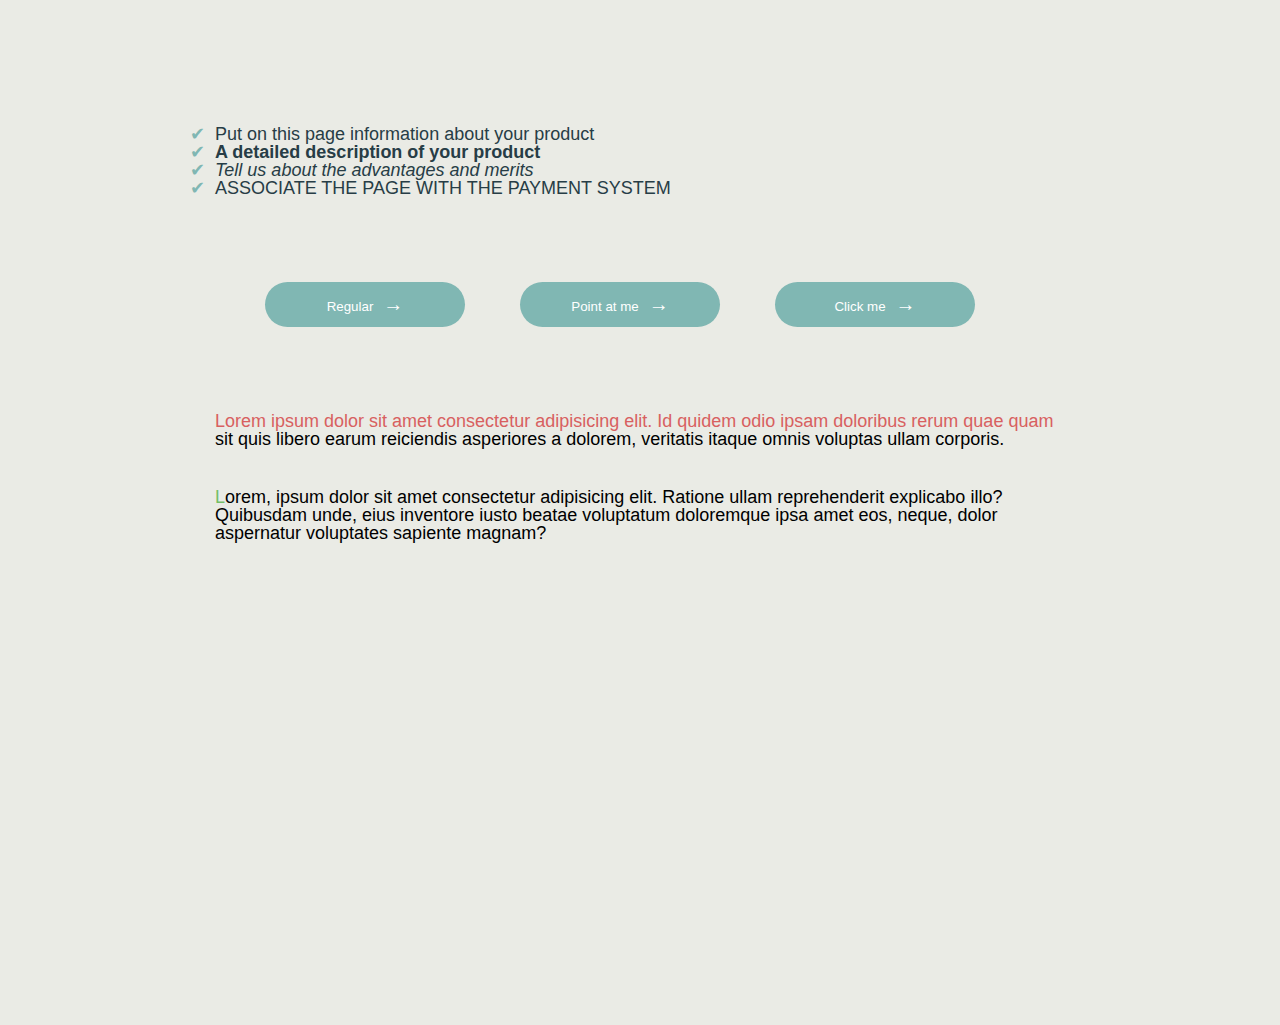
<file: before&after/index.html>
<!DOCTYPE html>
<html lang="ru">
	<head>
		<title>Псевдоэлементы</title>
		<link rel="stylesheet" href="css/style.css" />
		<meta http-equiv="Content-type" content="text/html;charset=UTF-8" />
	</head>
	<body>
		<div class="wrapper">
			<ul class="list _list-positon">
				<li class="list__item">
					<p class="list__line--through">	
						Put on this page information about your product
					</p>
				</li>
				<li class="list__item">
					<p class="list__item--bold">
						A detailed description of your product
					</p>
				</li>
				<li class="list__item">
					<p class="list__item--italic">
						Tell us about the advantages and merits
					</p>
				</li>
				<li class="list__item list__item--caps">
					<p  class="list__item--caps">
						Associate the page with the payment system
					</p>
				</li>
			</ul>
			<div class="button-list">
				<button class="button-list__item ">Regular</button>
				<button class="button-list__item button-list--point">Point at me</button>
				<button class="button-list__item button-list--click">Click me</button>
			</div>
			<ul class="text">
				<li class="text__item text__item--first-line">Lorem ipsum dolor sit amet consectetur adipisicing elit. Id quidem odio ipsam doloribus rerum quae quam sit quis libero earum reiciendis asperiores a dolorem, veritatis itaque omnis voluptas ullam corporis.</li>
				<li class="text__item text__item--first-letter">Lorem, ipsum dolor sit amet consectetur adipisicing elit. Ratione ullam reprehenderit explicabo illo? Quibusdam unde, eius inventore iusto beatae voluptatum doloremque ipsa amet eos, neque, dolor aspernatur voluptates sapiente magnam?</li>
			</ul>
		</div>
	</body>
</html>
</file>
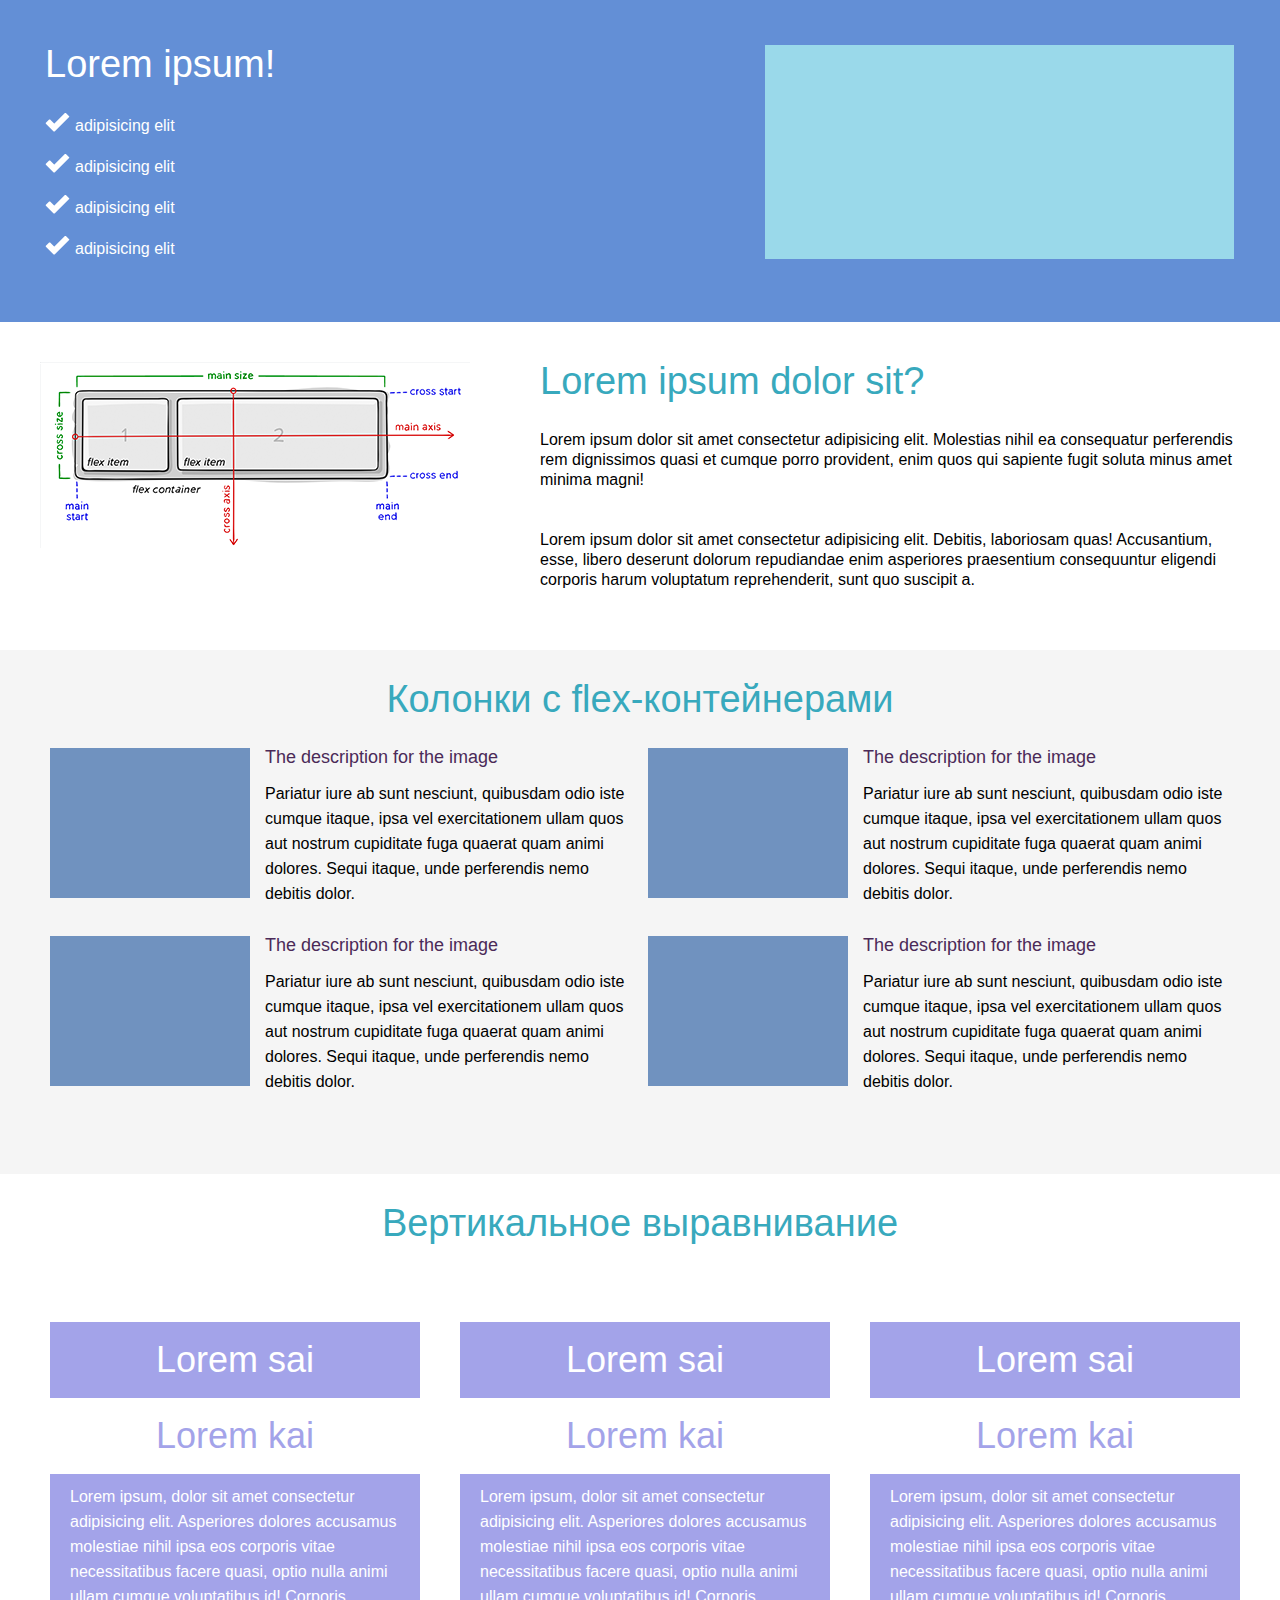
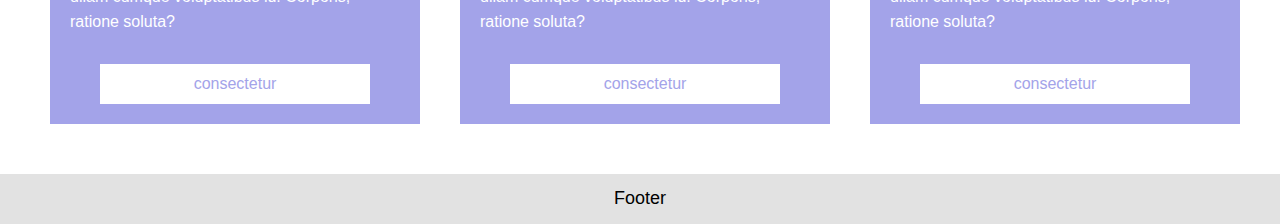
<file: flex/index.html>
<!DOCTYPE html>
<html lang="en">
<head>
    <meta charset="UTF-8">
    <meta http-equiv="X-UA-Compatible" content="IE=edge">
    <meta name="viewport" content="width=device-width, initial-scale=1.0">
    <title>Flex</title>   
    <link rel="stylesheet" href="./assets/style/style.css">
</head>
    <body>
       <div class="wrapper">
           <header class="header">
               <div class="first-block">
                   <div class="list-block">
                       <ul class="list">
                            <li class="list__item">Lorem ipsum!</li>
                            <li class="list__item">adipisicing elit</li>
                            <li class="list__item">adipisicing elit</li>
                            <li class="list__item">adipisicing elit</li>
                            <li class="list__item">adipisicing elit</li>
                       </ul>
                   </div>
               </div>
               <div class="photo-block">
                   <img class="photo-block__item" src="./assets/images/image2.jpg" alt="something beautiful">
               </div>
            </header>
           <div class="main-content">
                <div class="about-flex">
                   <div class="about-flex-image">
                        <img src="./assets/images/flex.png" alt="flex">
                   </div>
                   <div class="about-flex-content">
                        <h1 class="about-flex-content__title">
                            Lorem ipsum dolor sit?
                        </h1>
                        <p class="about-flex-content__subtitle">Lorem ipsum dolor sit amet consectetur adipisicing elit. Molestias nihil ea consequatur perferendis rem dignissimos quasi et cumque porro provident, enim quos qui sapiente fugit soluta minus amet minima magni!</p>
                        <p class="about-flex-content__subtitle">Lorem ipsum dolor sit amet consectetur adipisicing elit. Debitis, laboriosam quas! Accusantium, esse, libero deserunt dolorum repudiandae enim asperiores praesentium consequuntur eligendi corporis harum voluptatum reprehenderit, sunt quo suscipit a.</p>
                   </div>
                </div>
                <div class="regular-column">
                   <p class="regular-column-title">
                    Колонки с flex-контейнерами
                   </p>
                   <div class="flex-row">
                        <div class="flex-row-item">
                           <div class="flex-content">
                               <div class="flex-content__image">
                                   <img src="./assets/images/image.jpg" alt="">
                               </div>
                               <div class="flex-content__body">
                                <p class="flex-content__title">
                                    The description for the image
                                </p>
                                <p class="flex-content__text">
                                    Pariatur iure ab sunt nesciunt, quibusdam odio iste cumque itaque, ipsa vel 
                                    exercitationem ullam quos aut nostrum cupiditate fuga quaerat quam animi dolores. 
                                    Sequi itaque, unde perferendis nemo debitis dolor.
                                </p>
                            </div>
                           </div>
                        </div>
                        <div class="flex-row-item">
                        <div class="flex-content">
                            <div class="flex-content__image">
                                <img src="./assets/images/image.jpg" alt="">
                            </div>
                            <div class="flex-content__body">
                             <p class="flex-content__title">
                                 The description for the image
                             </p>
                             <p class="flex-content__text">
                                 Pariatur iure ab sunt nesciunt, quibusdam odio iste cumque itaque, ipsa vel 
                                 exercitationem ullam quos aut nostrum cupiditate fuga quaerat quam animi dolores. 
                                 Sequi itaque, unde perferendis nemo debitis dolor.
                             </p>
                         </div>
                        </div>
                        </div>
                        <div class="flex-row-item">
                            <div class="flex-content">
                                <div class="flex-content__image">
                                    <img src="./assets/images/image.jpg" alt="">
                                </div>
                                <div class="flex-content__body">
                                <p class="flex-content__title">
                                    The description for the image
                                </p>
                                <p class="flex-content__text">
                                    Pariatur iure ab sunt nesciunt, quibusdam odio iste cumque itaque, ipsa vel 
                                    exercitationem ullam quos aut nostrum cupiditate fuga quaerat quam animi dolores. 
                                    Sequi itaque, unde perferendis nemo debitis dolor.
                                </p>
                            </div>
                            </div>
                        </div>
                        <div class="flex-row-item">
                        <div class="flex-content">
                            <div class="flex-content__image">
                                <img src="./assets/images/image.jpg" alt="">
                            </div>
                            <div class="flex-content__body">
                             <p class="flex-content__title">
                                 The description for the image
                             </p>
                             <p class="flex-content__text">
                                 Pariatur iure ab sunt nesciunt, quibusdam odio iste cumque itaque, ipsa vel 
                                 exercitationem ullam quos aut nostrum cupiditate fuga quaerat quam animi dolores. 
                                 Sequi itaque, unde perferendis nemo debitis dolor.
                             </p>
                         </div>
                        </div>
                        </div>
                        </div>
                </div>
                <div class="vertical">
                    <p class="regular-column-title">
                        Вертикальное выравнивание 
                    </p>
                    <div class="vertical-wrapper">
                        <div class="vertical-flex-container">
                            <div class="vertical-column">
                                <div class="vertical-column__item">
                                   <div class="flex-column">
                                        <p class="flex-column__title">Lorem sai</p>
                                        <p class="flex-column__subtitle">Lorem kai</p>
                                        <p class="flex-column__text">Lorem ipsum, dolor sit amet consectetur adipisicing elit. Asperiores dolores accusamus molestiae nihil ipsa eos corporis vitae necessitatibus facere quasi, optio nulla animi ullam cumque voluptatibus id! Corporis, ratione soluta?</p>
                                        <p class="flex-column__link">consectetur</p>
                                    </div>
                                </div>
                            </div>
                            <div class="vertical-column">
                                <div class="vertical-column__item">
                                   <div class="flex-column">
                                        <p class="flex-column__title">Lorem sai</p>
                                        <p class="flex-column__subtitle">Lorem kai</p>
                                        <p class="flex-column__text">Lorem ipsum, dolor sit amet consectetur adipisicing elit. Asperiores dolores accusamus molestiae nihil ipsa eos corporis vitae necessitatibus facere quasi, optio nulla animi ullam cumque voluptatibus id! Corporis, ratione soluta?</p>
                                        <p class="flex-column__link">consectetur</p>
                                    </div>
                                </div>
                            </div>
                            <div class="vertical-column">
                                <div class="vertical-column__item">
                                   <div class="flex-column">
                                        <p class="flex-column__title">Lorem sai</p>
                                        <p class="flex-column__subtitle">Lorem kai</p>
                                        <p class="flex-column__text">Lorem ipsum, dolor sit amet consectetur adipisicing elit. Asperiores dolores accusamus molestiae nihil ipsa eos corporis vitae necessitatibus facere quasi, optio nulla animi ullam cumque voluptatibus id! Corporis, ratione soluta?</p>
                                        <p class="flex-column__link">consectetur</p>
                                    </div>
                                </div>
                            </div>
                        </div>
                    </div>
                </div>
           </div>
           <footer class="footer">
                Footer
           </footer>
       </div>
    </body>
</html>
</file>
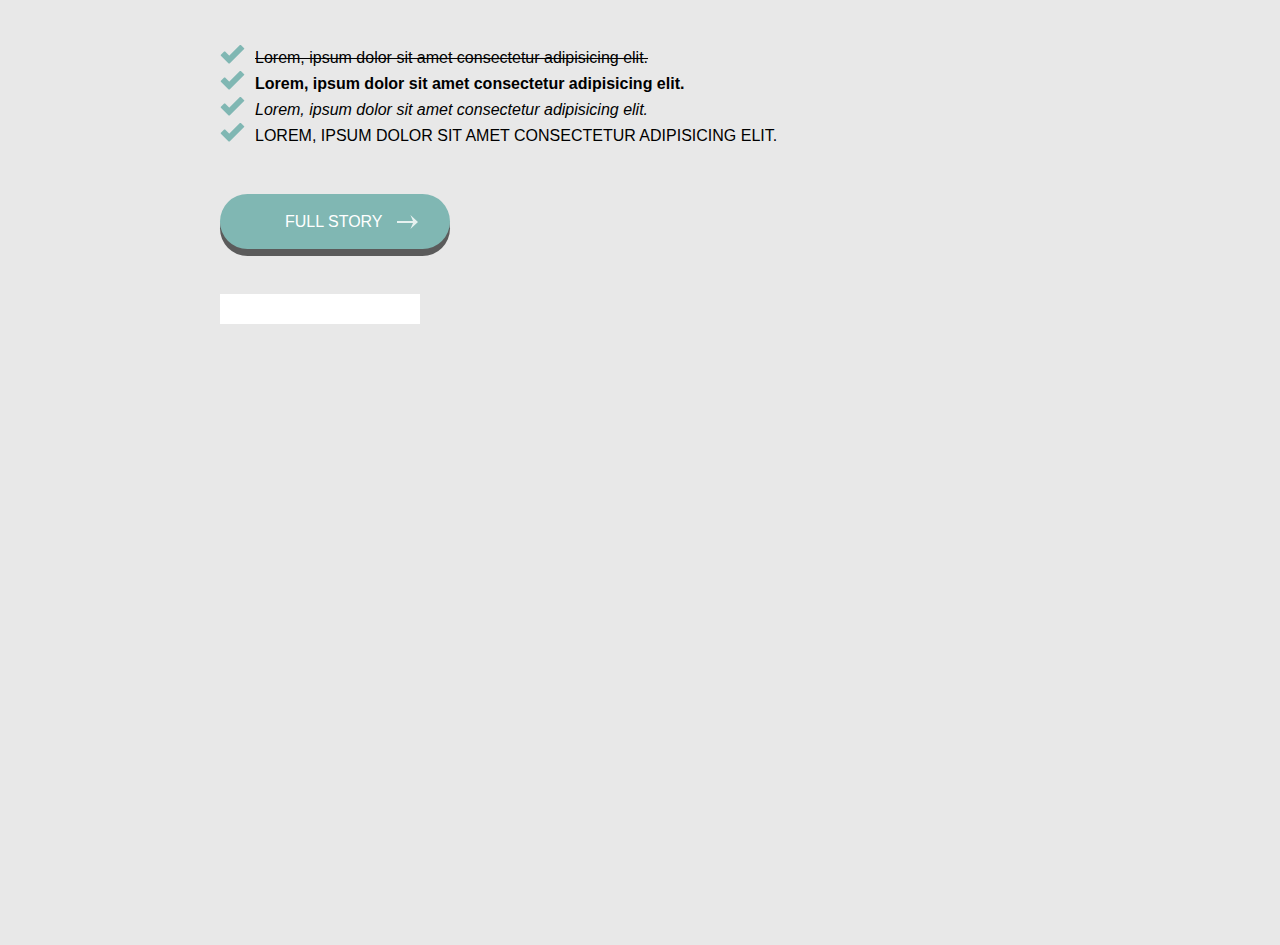
<file: pseudo-classes/index.html>
<!DOCTYPE html>
<html lang="en">
<head>
    <meta charset="UTF-8">
    <meta http-equiv="X-UA-Compatible" content="IE=edge">
    <meta name="viewport" content="width=device-width, initial-scale=1.0">
    <title>pseudo-classes</title>
    <link rel="stylesheet" href="./style.css"/>
</head>
<body>
    <section class="content-container">
        <div class="content-list">
            <ul class="list">
                <li class="list__item">Lorem, ipsum dolor sit amet consectetur adipisicing elit.</li>
                <li class="list__item">Lorem, ipsum dolor sit amet consectetur adipisicing elit.</li>
                <li class="list__item">Lorem, ipsum dolor sit amet consectetur adipisicing elit.</li>
                <li class="list__item">Lorem, ipsum dolor sit amet consectetur adipisicing elit.</li>
            </ul>
        </div>
        <div class="link-container">
            <a href="#" class="link-container__item"><span>FULL STORY</span></a>
        </div>
        <div class="input-field">
            <input class="input-field__text" type="text">
        </div>
    </section>
</body>
</html>
</file>
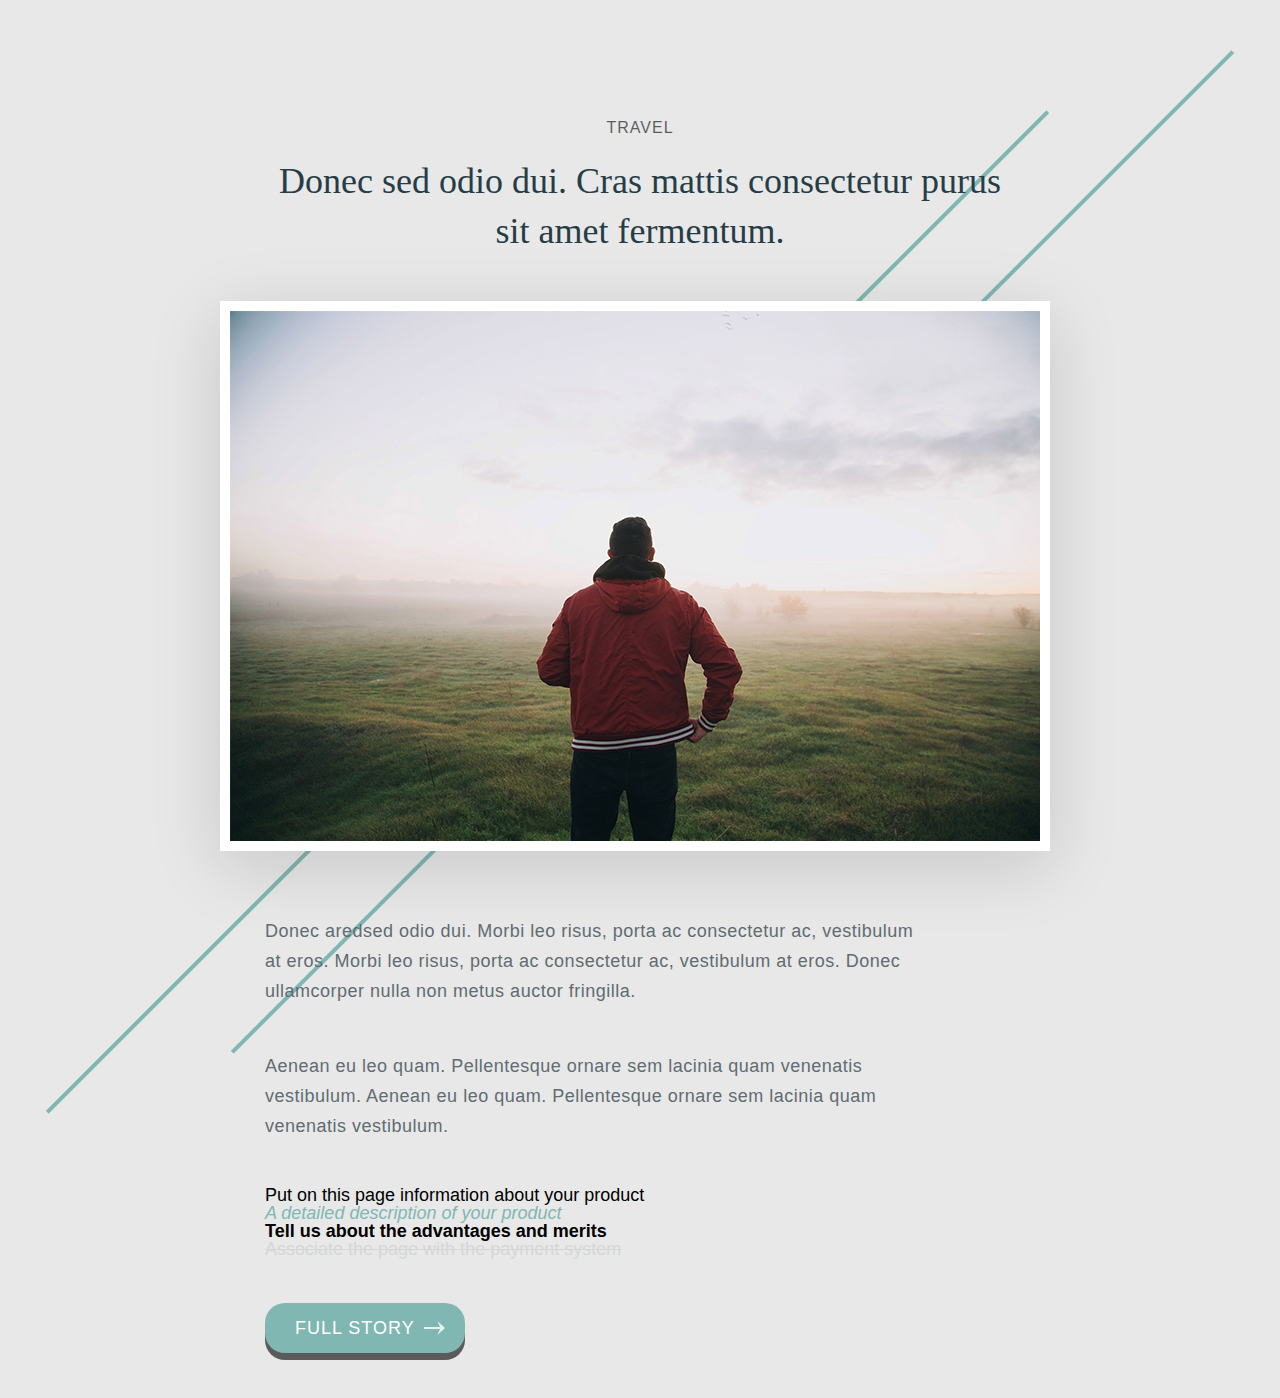
<file: simple markup with BEM/index.html>
<!DOCTYPE html>
<html lang="en">
<head>
    <meta charset="UTF-8">
    <meta http-equiv="X-UA-Compatible" content="IE=edge">
    <meta name="viewport" content="width=device-width, initial-scale=1.0">
    <title>Project</title>
    <link rel="stylesheet" href="./style.css" />
</head>
<body>
    <div class="wrapper">
        <div class="welcoming-block">
            <p class="welcoming-block__title ">
                Travel
            </p>
            <h1 class="welcoming-block__subtitle">
                Donec sed odio dui. Cras mattis consectetur purus <br/> sit amet fermentum.
            </h1>
        </div>
        <div class="motivation-photo _motivation-photo-margin">
            <div class="motivation-photo__image"></div>
        </div>
        <div class="main-info">
            <p class="main-info__text">
                Donec aredsed odio dui. Morbi leo risus, porta ac consectetur ac, vestibulum<br/> 
                at eros. Morbi leo risus, porta ac consectetur ac, vestibulum at eros. Donec<br/> ullamcorper nulla non metus auctor fringilla.
            </p>
            <p class="main-info__text">
                Aenean eu leo quam. Pellentesque ornare sem lacinia quam venenatis<br/> 
                vestibulum. Aenean eu leo quam. Pellentesque ornare sem lacinia quam<br/> venenatis vestibulum. 
            </p>
        </div>
        <div class="info">
            <ul class="info-list _info-list-margin">
                <li class="info-list__item">
                    Put on this page information about your product
                </li>
                <li class="info-list__item">
                    A detailed description of your product
                </li>
                <li class="info-list__item">
                    Tell us about the advantages and merits
                </li>
                <li class="info-list__item">
                    Associate the page with the payment system
                </li>
            </ul>

            <a class="info__link _info__link-margin" href="https://artsandculture.google.com/" target="_blank">
                FULL STORY <span></span>
            </a>
        </div>
    </div>
</body>
</html>
</file>
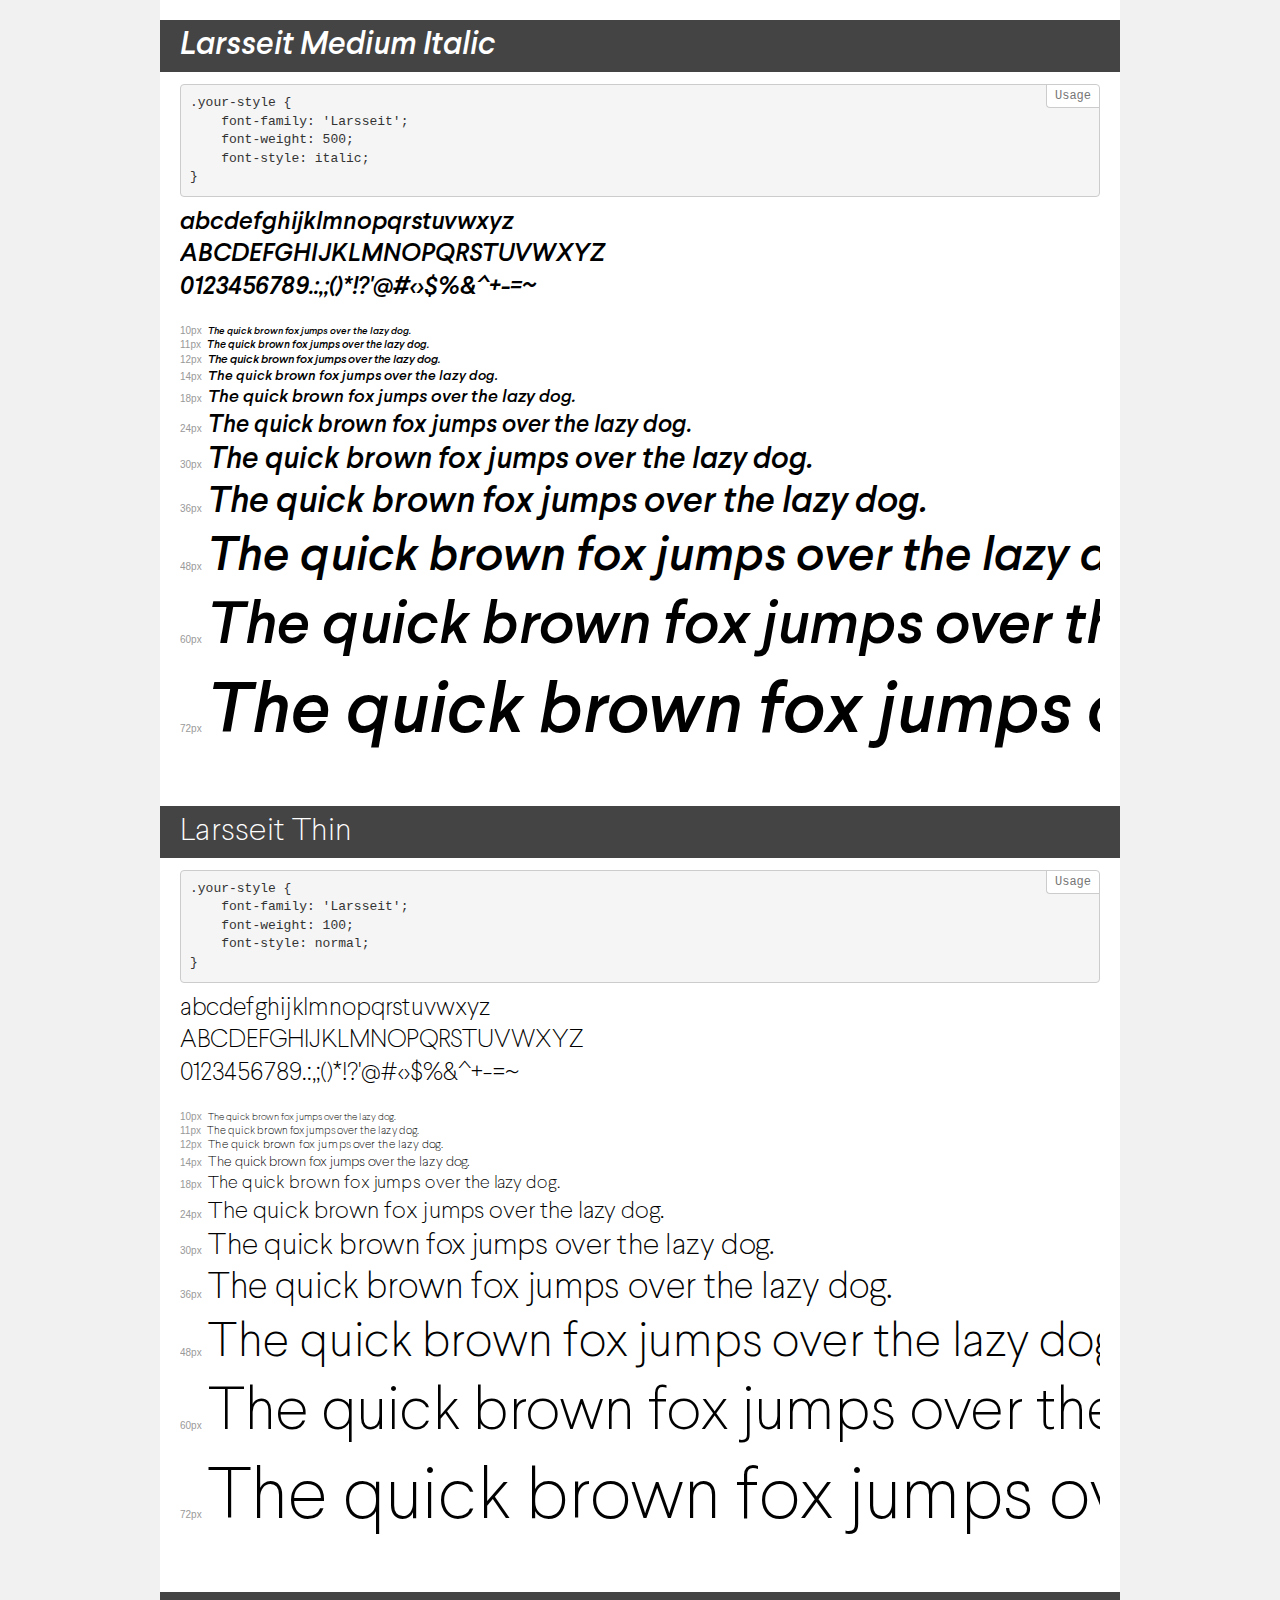
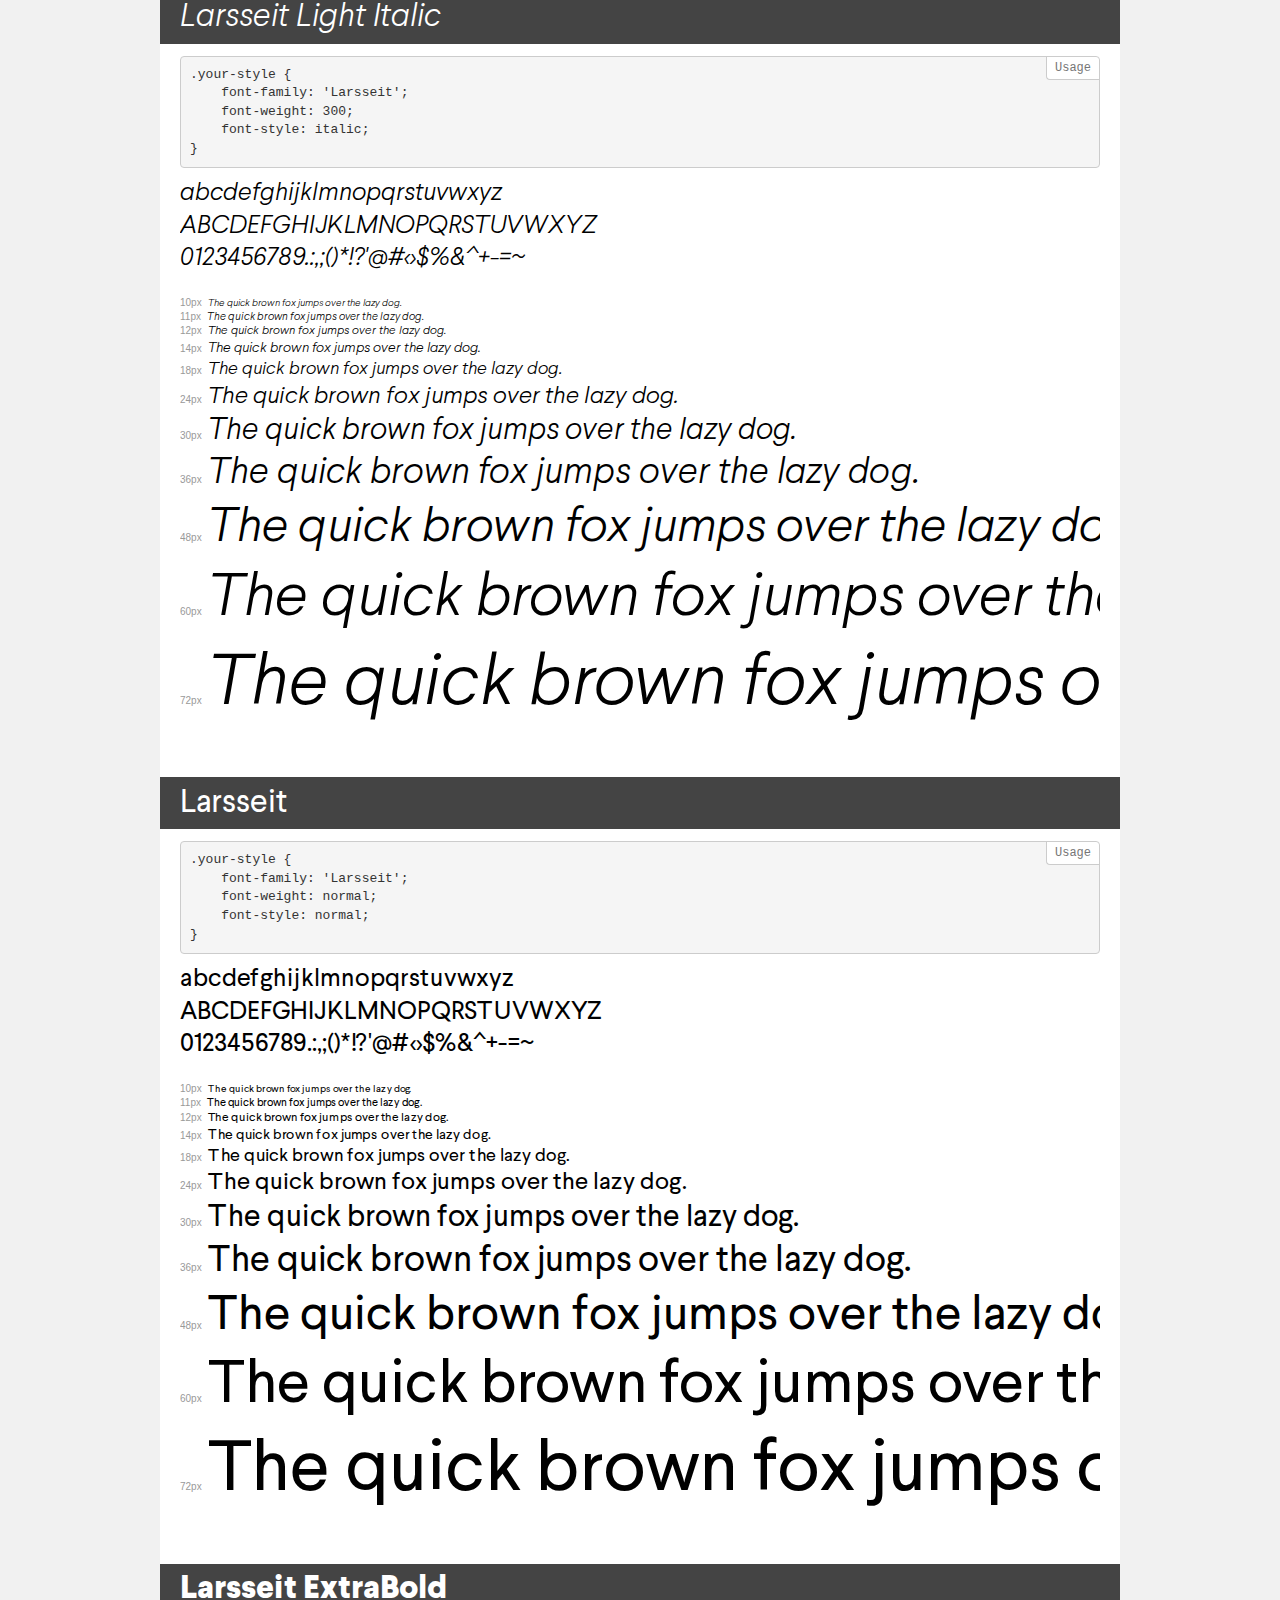
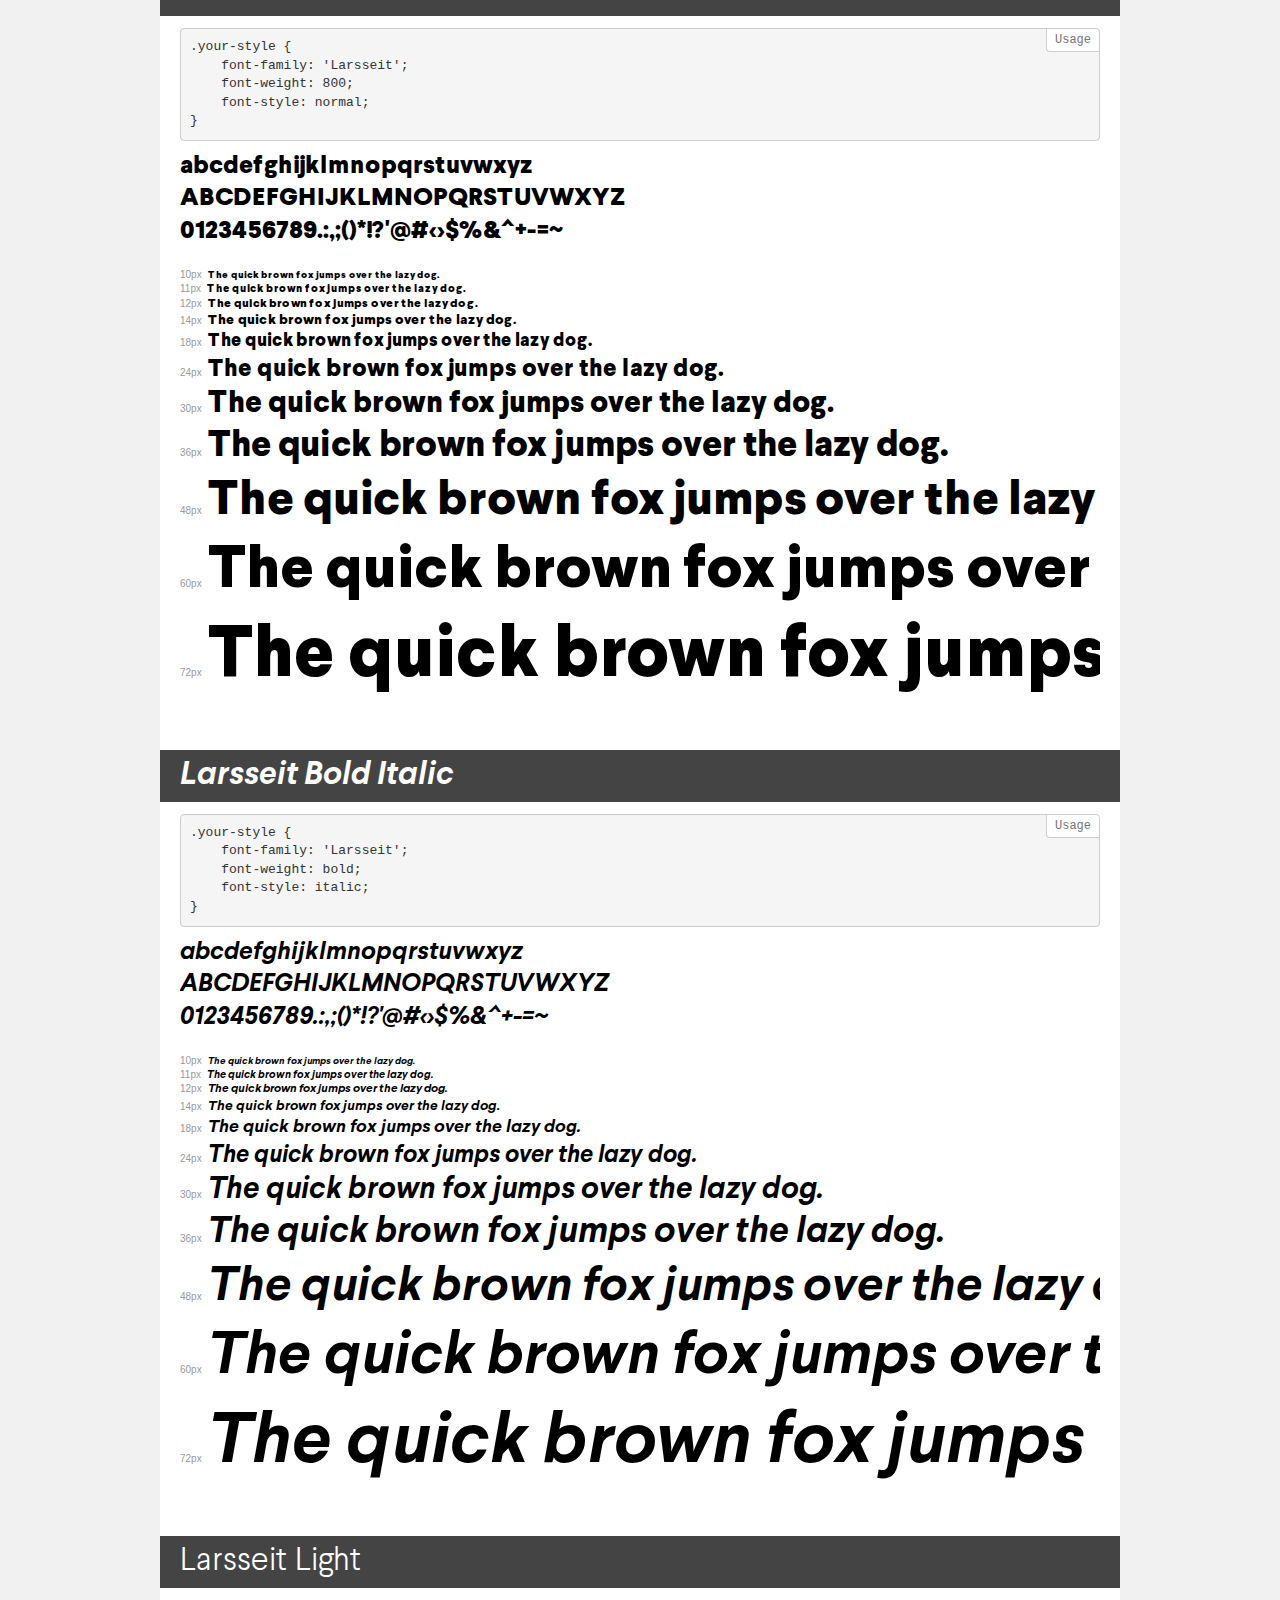
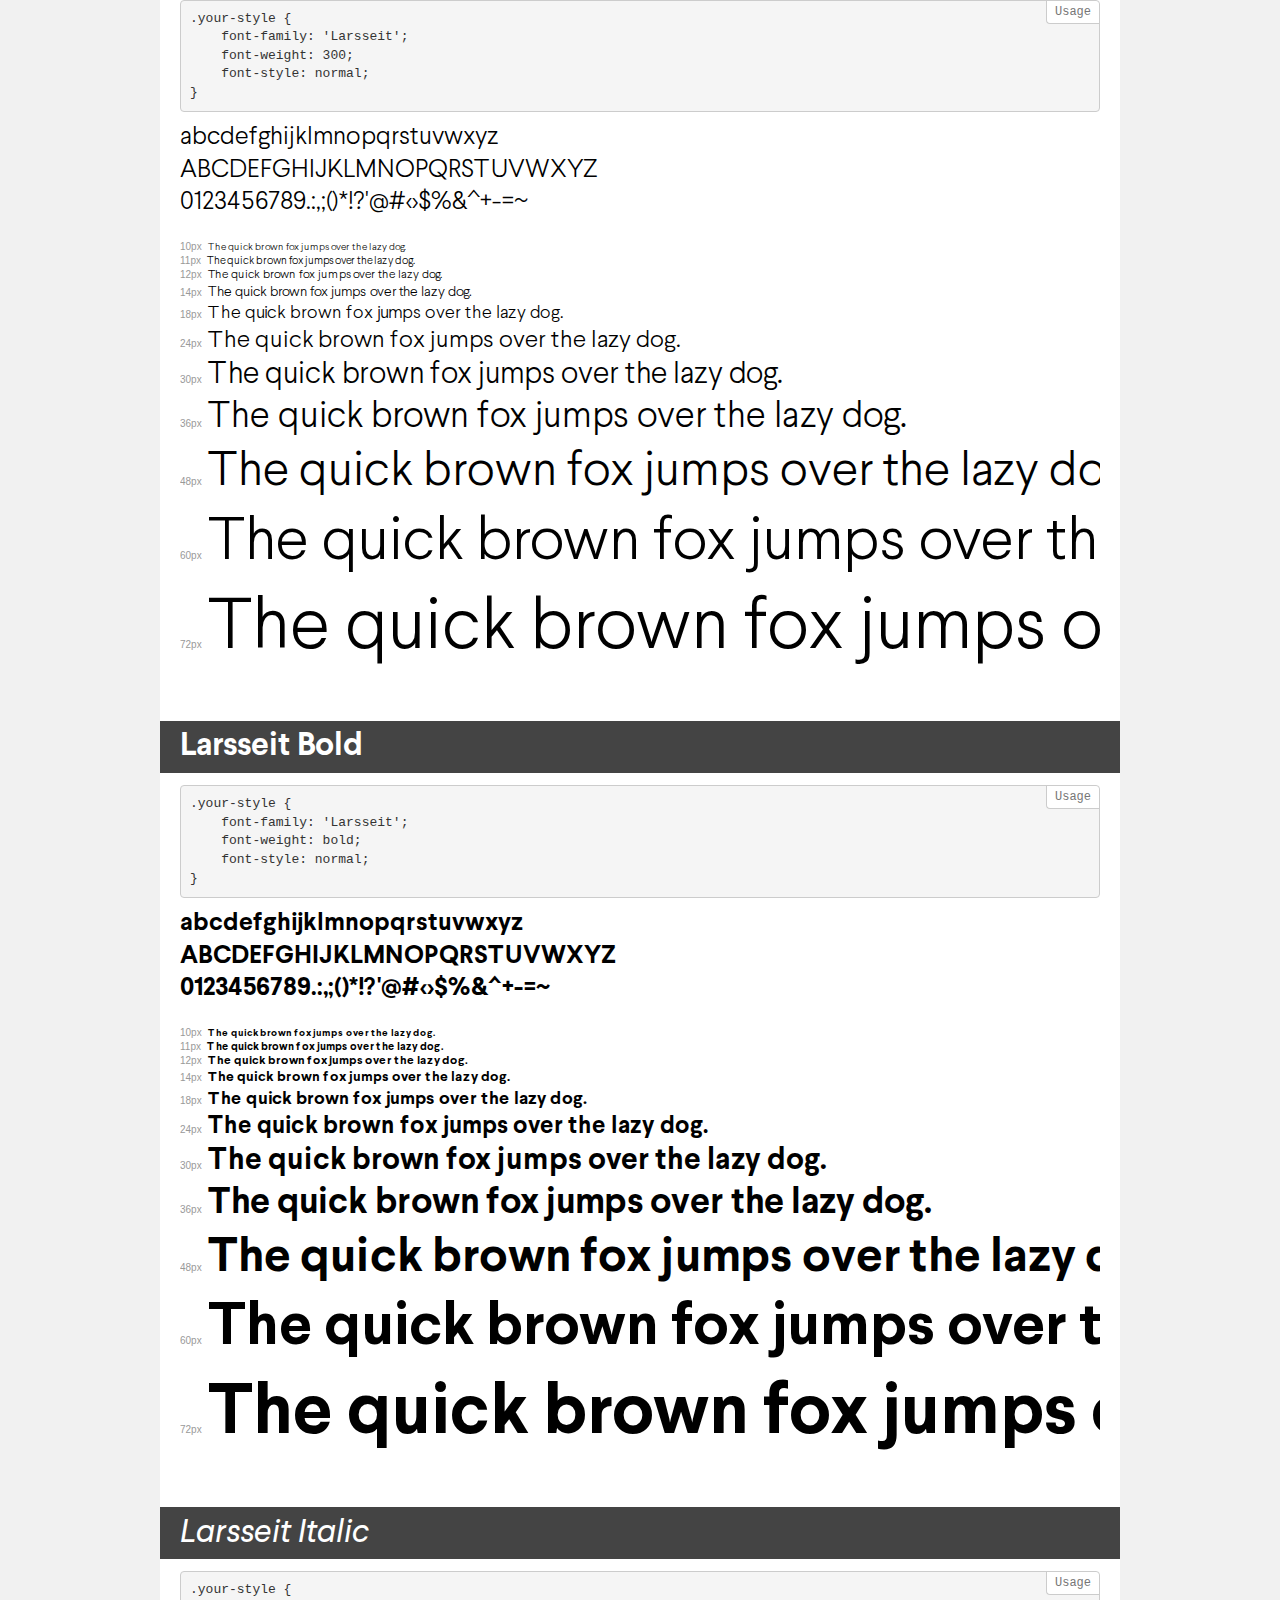
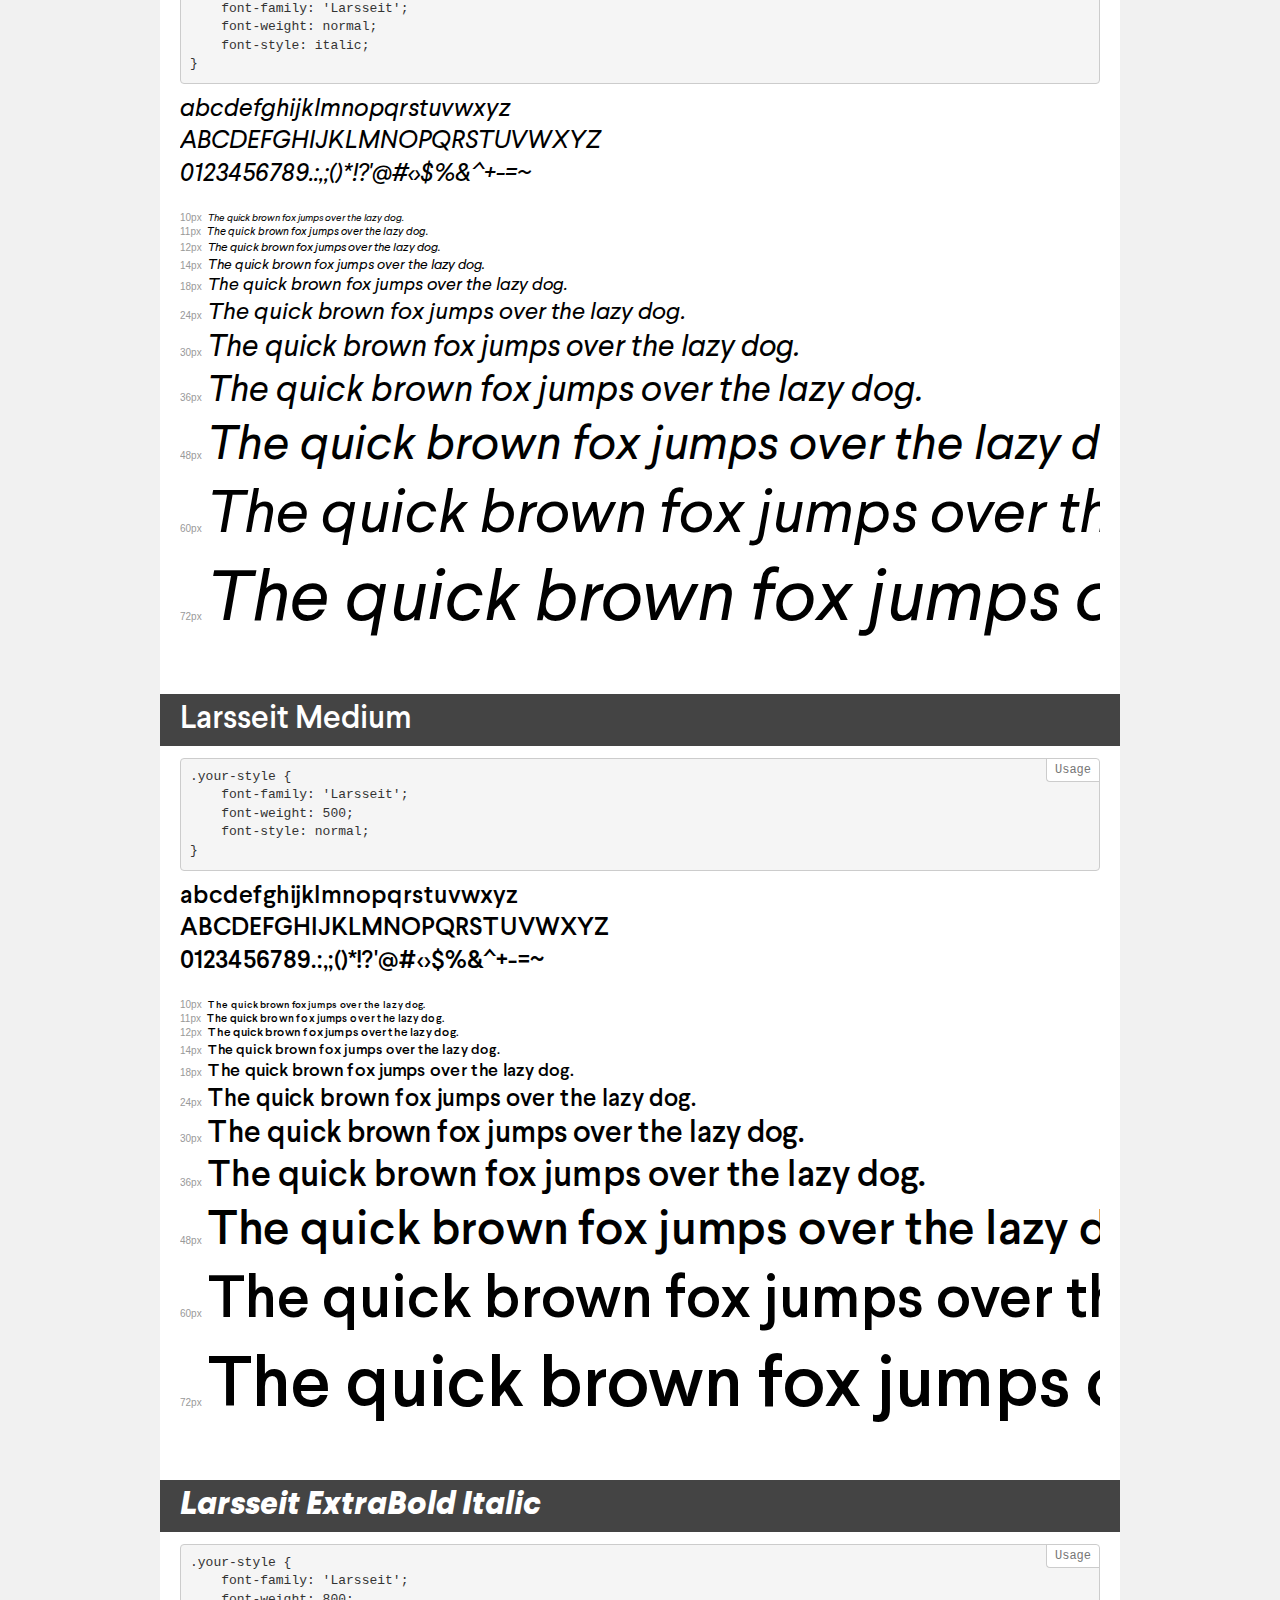
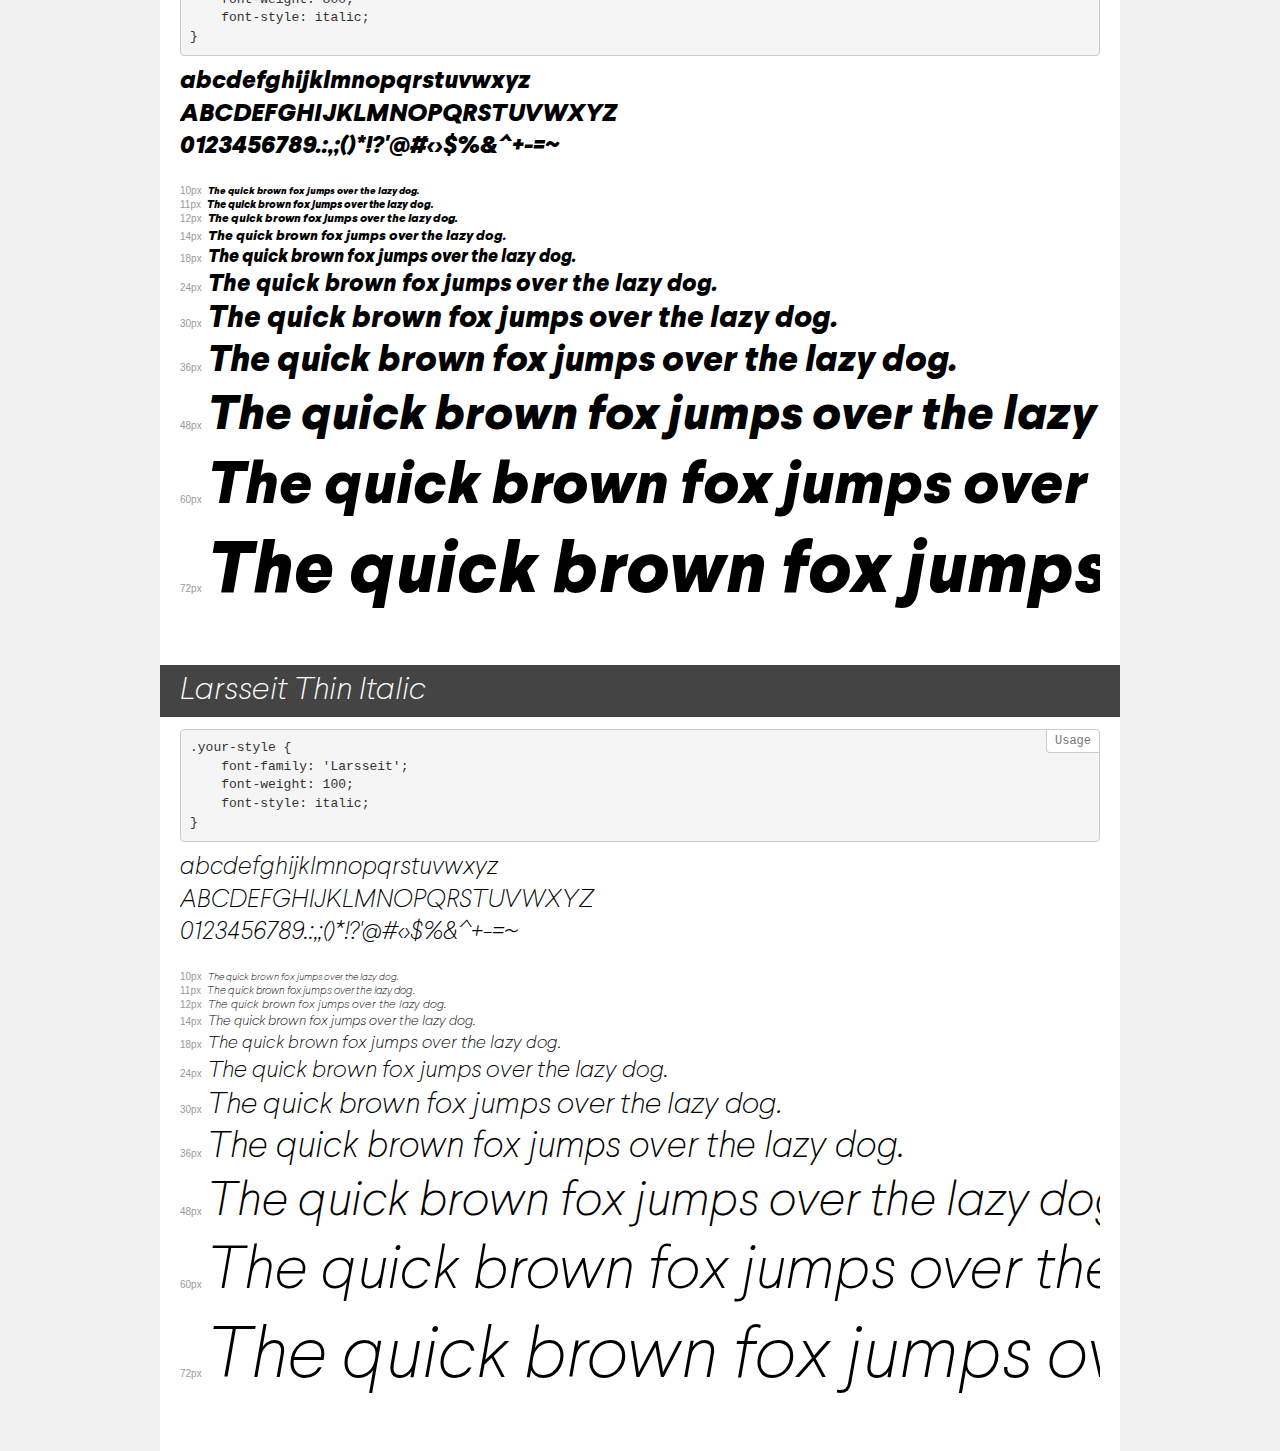
<file: Thrivetalk/assets/font/demo.html>
<!DOCTYPE html>
<html>
<head>
    <meta charset="utf-8">
    <meta http-equiv="X-UA-Compatible" content="IE=edge">
    <meta name="viewport" content="width=device-width, initial-scale=1">
    <meta name="robots" content="noindex, noarchive">
    <meta name="format-detection" content="telephone=no">
    <title>Transfonter demo</title>
    <link href="stylesheet.css" rel="stylesheet">
    <style>
        /*
        http://meyerweb.com/eric/tools/css/reset/
        v2.0 | 20110126
        License: none (public domain)
        */
        html, body, div, span, applet, object, iframe,
        h1, h2, h3, h4, h5, h6, p, blockquote, pre,
        a, abbr, acronym, address, big, cite, code,
        del, dfn, em, img, ins, kbd, q, s, samp,
        small, strike, strong, sub, sup, tt, var,
        b, u, i, center,
        dl, dt, dd, ol, ul, li,
        fieldset, form, label, legend,
        table, caption, tbody, tfoot, thead, tr, th, td,
        article, aside, canvas, details, embed,
        figure, figcaption, footer, header, hgroup,
        menu, nav, output, ruby, section, summary,
        time, mark, audio, video {
            margin: 0;
            padding: 0;
            border: 0;
            font-size: 100%;
            font: inherit;
            vertical-align: baseline;
        }
        /* HTML5 display-role reset for older browsers */
        article, aside, details, figcaption, figure,
        footer, header, hgroup, menu, nav, section {
            display: block;
        }
        body {
            line-height: 1;
        }
        ol, ul {
            list-style: none;
        }
        blockquote, q {
            quotes: none;
        }
        blockquote:before, blockquote:after,
        q:before, q:after {
            content: '';
            content: none;
        }
        table {
            border-collapse: collapse;
            border-spacing: 0;
        }
        /* common styles */
        body {
            background: #f1f1f1;
            color: #000;
        }
        .page {
            background: #fff;
            width: 920px;
            margin: 0 auto;
            padding: 20px 20px 0 20px;
            overflow: hidden;
        }
        .font-container {
            overflow-x: auto;
            overflow-y: hidden;
            margin-bottom: 40px;
            line-height: 1.3;
            white-space: nowrap;
            padding-bottom: 5px;
        }
        h1 {
            position: relative;
            background: #444;
            font-size: 32px;
            color: #fff;
            padding: 10px 20px;
            margin: 0 -20px 12px -20px;
        }
        .letters {
            font-size: 25px;
            margin-bottom: 20px;
        }
        .s10:before {
            content: '10px';
        }
        .s11:before {
            content: '11px';
        }
        .s12:before {
            content: '12px';
        }
        .s14:before {
            content: '14px';
        }
        .s18:before {
            content: '18px';
        }
        .s24:before {
            content: '24px';
        }
        .s30:before {
            content: '30px';
        }
        .s36:before {
            content: '36px';
        }
        .s48:before {
            content: '48px';
        }
        .s60:before {
            content: '60px';
        }
        .s72:before {
            content: '72px';
        }
        .s10:before, .s11:before, .s12:before, .s14:before,
        .s18:before, .s24:before, .s30:before, .s36:before,
        .s48:before, .s60:before, .s72:before {
            font-family: Arial, sans-serif;
            font-size: 10px;
            font-weight: normal;
            font-style: normal;
            color: #999;
            padding-right: 6px;
        }
        pre {
            display: block;
            position: relative;
            padding: 9px;
            margin: 0 0 10px;
            font-family: Monaco, Menlo, Consolas, "Courier New", monospace !important;
            font-size: 13px;
            line-height: 1.428571429;
            color: #333;
            font-weight: normal !important;
            font-style: normal !important;
            background-color: #f5f5f5;
            border: 1px solid #ccc;
            overflow-x: auto;
            border-radius: 4px;
        }
        pre:after {
            display: block;
            position: absolute;
            right: 0;
            top: 0;
            content: 'Usage';
            line-height: 1;
            padding: 5px 8px;
            font-size: 12px;
            color: #767676;
            background-color: #fff;
            border: 1px solid #ccc;
            border-right: none;
            border-top: none;
            border-radius: 0 4px 0 4px;
            z-index: 10;
        }
        /* responsive */
        @media (max-width: 959px) {
            .page {
                width: auto;
                margin: 0;
            }
        }
    </style>
</head>
<body>
<div class="page">
    <div class="demo" style="font-family: 'Larsseit'; font-weight: 500; font-style: italic;">
        <h1>Larsseit Medium Italic</h1>
        <pre>.your-style {
    font-family: 'Larsseit';
    font-weight: 500;
    font-style: italic;
}</pre>
        <div class="font-container">
            <p class="letters">
                abcdefghijklmnopqrstuvwxyz<br>
ABCDEFGHIJKLMNOPQRSTUVWXYZ<br>
                0123456789.:,;()*!?'@#<>$%&^+-=~
            </p>
            <p class="s10" style="font-size: 10px;">The quick brown fox jumps over the lazy dog.</p>
            <p class="s11" style="font-size: 11px;">The quick brown fox jumps over the lazy dog.</p>
            <p class="s12" style="font-size: 12px;">The quick brown fox jumps over the lazy dog.</p>
            <p class="s14" style="font-size: 14px;">The quick brown fox jumps over the lazy dog.</p>
            <p class="s18" style="font-size: 18px;">The quick brown fox jumps over the lazy dog.</p>
            <p class="s24" style="font-size: 24px;">The quick brown fox jumps over the lazy dog.</p>
            <p class="s30" style="font-size: 30px;">The quick brown fox jumps over the lazy dog.</p>
            <p class="s36" style="font-size: 36px;">The quick brown fox jumps over the lazy dog.</p>
            <p class="s48" style="font-size: 48px;">The quick brown fox jumps over the lazy dog.</p>
            <p class="s60" style="font-size: 60px;">The quick brown fox jumps over the lazy dog.</p>
            <p class="s72" style="font-size: 72px;">The quick brown fox jumps over the lazy dog.</p>
        </div>
    </div>
    <div class="demo" style="font-family: 'Larsseit'; font-weight: 100; font-style: normal;">
        <h1>Larsseit Thin</h1>
        <pre>.your-style {
    font-family: 'Larsseit';
    font-weight: 100;
    font-style: normal;
}</pre>
        <div class="font-container">
            <p class="letters">
                abcdefghijklmnopqrstuvwxyz<br>
ABCDEFGHIJKLMNOPQRSTUVWXYZ<br>
                0123456789.:,;()*!?'@#<>$%&^+-=~
            </p>
            <p class="s10" style="font-size: 10px;">The quick brown fox jumps over the lazy dog.</p>
            <p class="s11" style="font-size: 11px;">The quick brown fox jumps over the lazy dog.</p>
            <p class="s12" style="font-size: 12px;">The quick brown fox jumps over the lazy dog.</p>
            <p class="s14" style="font-size: 14px;">The quick brown fox jumps over the lazy dog.</p>
            <p class="s18" style="font-size: 18px;">The quick brown fox jumps over the lazy dog.</p>
            <p class="s24" style="font-size: 24px;">The quick brown fox jumps over the lazy dog.</p>
            <p class="s30" style="font-size: 30px;">The quick brown fox jumps over the lazy dog.</p>
            <p class="s36" style="font-size: 36px;">The quick brown fox jumps over the lazy dog.</p>
            <p class="s48" style="font-size: 48px;">The quick brown fox jumps over the lazy dog.</p>
            <p class="s60" style="font-size: 60px;">The quick brown fox jumps over the lazy dog.</p>
            <p class="s72" style="font-size: 72px;">The quick brown fox jumps over the lazy dog.</p>
        </div>
    </div>
    <div class="demo" style="font-family: 'Larsseit'; font-weight: 300; font-style: italic;">
        <h1>Larsseit Light Italic</h1>
        <pre>.your-style {
    font-family: 'Larsseit';
    font-weight: 300;
    font-style: italic;
}</pre>
        <div class="font-container">
            <p class="letters">
                abcdefghijklmnopqrstuvwxyz<br>
ABCDEFGHIJKLMNOPQRSTUVWXYZ<br>
                0123456789.:,;()*!?'@#<>$%&^+-=~
            </p>
            <p class="s10" style="font-size: 10px;">The quick brown fox jumps over the lazy dog.</p>
            <p class="s11" style="font-size: 11px;">The quick brown fox jumps over the lazy dog.</p>
            <p class="s12" style="font-size: 12px;">The quick brown fox jumps over the lazy dog.</p>
            <p class="s14" style="font-size: 14px;">The quick brown fox jumps over the lazy dog.</p>
            <p class="s18" style="font-size: 18px;">The quick brown fox jumps over the lazy dog.</p>
            <p class="s24" style="font-size: 24px;">The quick brown fox jumps over the lazy dog.</p>
            <p class="s30" style="font-size: 30px;">The quick brown fox jumps over the lazy dog.</p>
            <p class="s36" style="font-size: 36px;">The quick brown fox jumps over the lazy dog.</p>
            <p class="s48" style="font-size: 48px;">The quick brown fox jumps over the lazy dog.</p>
            <p class="s60" style="font-size: 60px;">The quick brown fox jumps over the lazy dog.</p>
            <p class="s72" style="font-size: 72px;">The quick brown fox jumps over the lazy dog.</p>
        </div>
    </div>
    <div class="demo" style="font-family: 'Larsseit'; font-weight: normal; font-style: normal;">
        <h1>Larsseit</h1>
        <pre>.your-style {
    font-family: 'Larsseit';
    font-weight: normal;
    font-style: normal;
}</pre>
        <div class="font-container">
            <p class="letters">
                abcdefghijklmnopqrstuvwxyz<br>
ABCDEFGHIJKLMNOPQRSTUVWXYZ<br>
                0123456789.:,;()*!?'@#<>$%&^+-=~
            </p>
            <p class="s10" style="font-size: 10px;">The quick brown fox jumps over the lazy dog.</p>
            <p class="s11" style="font-size: 11px;">The quick brown fox jumps over the lazy dog.</p>
            <p class="s12" style="font-size: 12px;">The quick brown fox jumps over the lazy dog.</p>
            <p class="s14" style="font-size: 14px;">The quick brown fox jumps over the lazy dog.</p>
            <p class="s18" style="font-size: 18px;">The quick brown fox jumps over the lazy dog.</p>
            <p class="s24" style="font-size: 24px;">The quick brown fox jumps over the lazy dog.</p>
            <p class="s30" style="font-size: 30px;">The quick brown fox jumps over the lazy dog.</p>
            <p class="s36" style="font-size: 36px;">The quick brown fox jumps over the lazy dog.</p>
            <p class="s48" style="font-size: 48px;">The quick brown fox jumps over the lazy dog.</p>
            <p class="s60" style="font-size: 60px;">The quick brown fox jumps over the lazy dog.</p>
            <p class="s72" style="font-size: 72px;">The quick brown fox jumps over the lazy dog.</p>
        </div>
    </div>
    <div class="demo" style="font-family: 'Larsseit'; font-weight: 800; font-style: normal;">
        <h1>Larsseit ExtraBold</h1>
        <pre>.your-style {
    font-family: 'Larsseit';
    font-weight: 800;
    font-style: normal;
}</pre>
        <div class="font-container">
            <p class="letters">
                abcdefghijklmnopqrstuvwxyz<br>
ABCDEFGHIJKLMNOPQRSTUVWXYZ<br>
                0123456789.:,;()*!?'@#<>$%&^+-=~
            </p>
            <p class="s10" style="font-size: 10px;">The quick brown fox jumps over the lazy dog.</p>
            <p class="s11" style="font-size: 11px;">The quick brown fox jumps over the lazy dog.</p>
            <p class="s12" style="font-size: 12px;">The quick brown fox jumps over the lazy dog.</p>
            <p class="s14" style="font-size: 14px;">The quick brown fox jumps over the lazy dog.</p>
            <p class="s18" style="font-size: 18px;">The quick brown fox jumps over the lazy dog.</p>
            <p class="s24" style="font-size: 24px;">The quick brown fox jumps over the lazy dog.</p>
            <p class="s30" style="font-size: 30px;">The quick brown fox jumps over the lazy dog.</p>
            <p class="s36" style="font-size: 36px;">The quick brown fox jumps over the lazy dog.</p>
            <p class="s48" style="font-size: 48px;">The quick brown fox jumps over the lazy dog.</p>
            <p class="s60" style="font-size: 60px;">The quick brown fox jumps over the lazy dog.</p>
            <p class="s72" style="font-size: 72px;">The quick brown fox jumps over the lazy dog.</p>
        </div>
    </div>
    <div class="demo" style="font-family: 'Larsseit'; font-weight: bold; font-style: italic;">
        <h1>Larsseit Bold Italic</h1>
        <pre>.your-style {
    font-family: 'Larsseit';
    font-weight: bold;
    font-style: italic;
}</pre>
        <div class="font-container">
            <p class="letters">
                abcdefghijklmnopqrstuvwxyz<br>
ABCDEFGHIJKLMNOPQRSTUVWXYZ<br>
                0123456789.:,;()*!?'@#<>$%&^+-=~
            </p>
            <p class="s10" style="font-size: 10px;">The quick brown fox jumps over the lazy dog.</p>
            <p class="s11" style="font-size: 11px;">The quick brown fox jumps over the lazy dog.</p>
            <p class="s12" style="font-size: 12px;">The quick brown fox jumps over the lazy dog.</p>
            <p class="s14" style="font-size: 14px;">The quick brown fox jumps over the lazy dog.</p>
            <p class="s18" style="font-size: 18px;">The quick brown fox jumps over the lazy dog.</p>
            <p class="s24" style="font-size: 24px;">The quick brown fox jumps over the lazy dog.</p>
            <p class="s30" style="font-size: 30px;">The quick brown fox jumps over the lazy dog.</p>
            <p class="s36" style="font-size: 36px;">The quick brown fox jumps over the lazy dog.</p>
            <p class="s48" style="font-size: 48px;">The quick brown fox jumps over the lazy dog.</p>
            <p class="s60" style="font-size: 60px;">The quick brown fox jumps over the lazy dog.</p>
            <p class="s72" style="font-size: 72px;">The quick brown fox jumps over the lazy dog.</p>
        </div>
    </div>
    <div class="demo" style="font-family: 'Larsseit'; font-weight: 300; font-style: normal;">
        <h1>Larsseit Light</h1>
        <pre>.your-style {
    font-family: 'Larsseit';
    font-weight: 300;
    font-style: normal;
}</pre>
        <div class="font-container">
            <p class="letters">
                abcdefghijklmnopqrstuvwxyz<br>
ABCDEFGHIJKLMNOPQRSTUVWXYZ<br>
                0123456789.:,;()*!?'@#<>$%&^+-=~
            </p>
            <p class="s10" style="font-size: 10px;">The quick brown fox jumps over the lazy dog.</p>
            <p class="s11" style="font-size: 11px;">The quick brown fox jumps over the lazy dog.</p>
            <p class="s12" style="font-size: 12px;">The quick brown fox jumps over the lazy dog.</p>
            <p class="s14" style="font-size: 14px;">The quick brown fox jumps over the lazy dog.</p>
            <p class="s18" style="font-size: 18px;">The quick brown fox jumps over the lazy dog.</p>
            <p class="s24" style="font-size: 24px;">The quick brown fox jumps over the lazy dog.</p>
            <p class="s30" style="font-size: 30px;">The quick brown fox jumps over the lazy dog.</p>
            <p class="s36" style="font-size: 36px;">The quick brown fox jumps over the lazy dog.</p>
            <p class="s48" style="font-size: 48px;">The quick brown fox jumps over the lazy dog.</p>
            <p class="s60" style="font-size: 60px;">The quick brown fox jumps over the lazy dog.</p>
            <p class="s72" style="font-size: 72px;">The quick brown fox jumps over the lazy dog.</p>
        </div>
    </div>
    <div class="demo" style="font-family: 'Larsseit'; font-weight: bold; font-style: normal;">
        <h1>Larsseit Bold</h1>
        <pre>.your-style {
    font-family: 'Larsseit';
    font-weight: bold;
    font-style: normal;
}</pre>
        <div class="font-container">
            <p class="letters">
                abcdefghijklmnopqrstuvwxyz<br>
ABCDEFGHIJKLMNOPQRSTUVWXYZ<br>
                0123456789.:,;()*!?'@#<>$%&^+-=~
            </p>
            <p class="s10" style="font-size: 10px;">The quick brown fox jumps over the lazy dog.</p>
            <p class="s11" style="font-size: 11px;">The quick brown fox jumps over the lazy dog.</p>
            <p class="s12" style="font-size: 12px;">The quick brown fox jumps over the lazy dog.</p>
            <p class="s14" style="font-size: 14px;">The quick brown fox jumps over the lazy dog.</p>
            <p class="s18" style="font-size: 18px;">The quick brown fox jumps over the lazy dog.</p>
            <p class="s24" style="font-size: 24px;">The quick brown fox jumps over the lazy dog.</p>
            <p class="s30" style="font-size: 30px;">The quick brown fox jumps over the lazy dog.</p>
            <p class="s36" style="font-size: 36px;">The quick brown fox jumps over the lazy dog.</p>
            <p class="s48" style="font-size: 48px;">The quick brown fox jumps over the lazy dog.</p>
            <p class="s60" style="font-size: 60px;">The quick brown fox jumps over the lazy dog.</p>
            <p class="s72" style="font-size: 72px;">The quick brown fox jumps over the lazy dog.</p>
        </div>
    </div>
    <div class="demo" style="font-family: 'Larsseit'; font-weight: normal; font-style: italic;">
        <h1>Larsseit Italic</h1>
        <pre>.your-style {
    font-family: 'Larsseit';
    font-weight: normal;
    font-style: italic;
}</pre>
        <div class="font-container">
            <p class="letters">
                abcdefghijklmnopqrstuvwxyz<br>
ABCDEFGHIJKLMNOPQRSTUVWXYZ<br>
                0123456789.:,;()*!?'@#<>$%&^+-=~
            </p>
            <p class="s10" style="font-size: 10px;">The quick brown fox jumps over the lazy dog.</p>
            <p class="s11" style="font-size: 11px;">The quick brown fox jumps over the lazy dog.</p>
            <p class="s12" style="font-size: 12px;">The quick brown fox jumps over the lazy dog.</p>
            <p class="s14" style="font-size: 14px;">The quick brown fox jumps over the lazy dog.</p>
            <p class="s18" style="font-size: 18px;">The quick brown fox jumps over the lazy dog.</p>
            <p class="s24" style="font-size: 24px;">The quick brown fox jumps over the lazy dog.</p>
            <p class="s30" style="font-size: 30px;">The quick brown fox jumps over the lazy dog.</p>
            <p class="s36" style="font-size: 36px;">The quick brown fox jumps over the lazy dog.</p>
            <p class="s48" style="font-size: 48px;">The quick brown fox jumps over the lazy dog.</p>
            <p class="s60" style="font-size: 60px;">The quick brown fox jumps over the lazy dog.</p>
            <p class="s72" style="font-size: 72px;">The quick brown fox jumps over the lazy dog.</p>
        </div>
    </div>
    <div class="demo" style="font-family: 'Larsseit'; font-weight: 500; font-style: normal;">
        <h1>Larsseit Medium</h1>
        <pre>.your-style {
    font-family: 'Larsseit';
    font-weight: 500;
    font-style: normal;
}</pre>
        <div class="font-container">
            <p class="letters">
                abcdefghijklmnopqrstuvwxyz<br>
ABCDEFGHIJKLMNOPQRSTUVWXYZ<br>
                0123456789.:,;()*!?'@#<>$%&^+-=~
            </p>
            <p class="s10" style="font-size: 10px;">The quick brown fox jumps over the lazy dog.</p>
            <p class="s11" style="font-size: 11px;">The quick brown fox jumps over the lazy dog.</p>
            <p class="s12" style="font-size: 12px;">The quick brown fox jumps over the lazy dog.</p>
            <p class="s14" style="font-size: 14px;">The quick brown fox jumps over the lazy dog.</p>
            <p class="s18" style="font-size: 18px;">The quick brown fox jumps over the lazy dog.</p>
            <p class="s24" style="font-size: 24px;">The quick brown fox jumps over the lazy dog.</p>
            <p class="s30" style="font-size: 30px;">The quick brown fox jumps over the lazy dog.</p>
            <p class="s36" style="font-size: 36px;">The quick brown fox jumps over the lazy dog.</p>
            <p class="s48" style="font-size: 48px;">The quick brown fox jumps over the lazy dog.</p>
            <p class="s60" style="font-size: 60px;">The quick brown fox jumps over the lazy dog.</p>
            <p class="s72" style="font-size: 72px;">The quick brown fox jumps over the lazy dog.</p>
        </div>
    </div>
    <div class="demo" style="font-family: 'Larsseit'; font-weight: 800; font-style: italic;">
        <h1>Larsseit ExtraBold Italic</h1>
        <pre>.your-style {
    font-family: 'Larsseit';
    font-weight: 800;
    font-style: italic;
}</pre>
        <div class="font-container">
            <p class="letters">
                abcdefghijklmnopqrstuvwxyz<br>
ABCDEFGHIJKLMNOPQRSTUVWXYZ<br>
                0123456789.:,;()*!?'@#<>$%&^+-=~
            </p>
            <p class="s10" style="font-size: 10px;">The quick brown fox jumps over the lazy dog.</p>
            <p class="s11" style="font-size: 11px;">The quick brown fox jumps over the lazy dog.</p>
            <p class="s12" style="font-size: 12px;">The quick brown fox jumps over the lazy dog.</p>
            <p class="s14" style="font-size: 14px;">The quick brown fox jumps over the lazy dog.</p>
            <p class="s18" style="font-size: 18px;">The quick brown fox jumps over the lazy dog.</p>
            <p class="s24" style="font-size: 24px;">The quick brown fox jumps over the lazy dog.</p>
            <p class="s30" style="font-size: 30px;">The quick brown fox jumps over the lazy dog.</p>
            <p class="s36" style="font-size: 36px;">The quick brown fox jumps over the lazy dog.</p>
            <p class="s48" style="font-size: 48px;">The quick brown fox jumps over the lazy dog.</p>
            <p class="s60" style="font-size: 60px;">The quick brown fox jumps over the lazy dog.</p>
            <p class="s72" style="font-size: 72px;">The quick brown fox jumps over the lazy dog.</p>
        </div>
    </div>
    <div class="demo" style="font-family: 'Larsseit'; font-weight: 100; font-style: italic;">
        <h1>Larsseit Thin Italic</h1>
        <pre>.your-style {
    font-family: 'Larsseit';
    font-weight: 100;
    font-style: italic;
}</pre>
        <div class="font-container">
            <p class="letters">
                abcdefghijklmnopqrstuvwxyz<br>
ABCDEFGHIJKLMNOPQRSTUVWXYZ<br>
                0123456789.:,;()*!?'@#<>$%&^+-=~
            </p>
            <p class="s10" style="font-size: 10px;">The quick brown fox jumps over the lazy dog.</p>
            <p class="s11" style="font-size: 11px;">The quick brown fox jumps over the lazy dog.</p>
            <p class="s12" style="font-size: 12px;">The quick brown fox jumps over the lazy dog.</p>
            <p class="s14" style="font-size: 14px;">The quick brown fox jumps over the lazy dog.</p>
            <p class="s18" style="font-size: 18px;">The quick brown fox jumps over the lazy dog.</p>
            <p class="s24" style="font-size: 24px;">The quick brown fox jumps over the lazy dog.</p>
            <p class="s30" style="font-size: 30px;">The quick brown fox jumps over the lazy dog.</p>
            <p class="s36" style="font-size: 36px;">The quick brown fox jumps over the lazy dog.</p>
            <p class="s48" style="font-size: 48px;">The quick brown fox jumps over the lazy dog.</p>
            <p class="s60" style="font-size: 60px;">The quick brown fox jumps over the lazy dog.</p>
            <p class="s72" style="font-size: 72px;">The quick brown fox jumps over the lazy dog.</p>
        </div>
    </div>
</div>
</body>
</html>
</file>
<file: before&after/css/style.css>
/*Обнуление*/
*{padding: 0;margin: 0;border: 0;}
*,*:before,*:after{-moz-box-sizing: border-box;-webkit-box-sizing: border-box;box-sizing: border-box;}
:focus,:active{outline: none;}
a:focus,a:active{outline: none;}
nav,footer,header,aside{display: block;}
html,body{height:100%;width:100%;font-size:100%;line-height:1;font-size:14px;-ms-text-size-adjust:100%;-moz-text-size-adjust:100%;-webkit-text-size-adjust:100%;}
input,button,textarea{font-family:inherit;}
input::-ms-clear{display: none;}
button{cursor: pointer;}
button::-moz-focus-inner{padding:0;border:0;}
a,a:visited{text-decoration: none;}
a:hover{text-decoration: none;}
ul li{list-style: none;}
img{vertical-align: top;}
h1,h2,h3,h4,h5,h6{font-size:inherit;font-weight: inherit;}
/*--------------------*/
body{
	background-color: #eaebe5;
	font-family: Arial, Helvetica, sans-serif;
	font-size: 18px;
}
.wrapper {
	width: 850px;
	margin: 0 auto;
}
._list-positon {
	margin-top: 125px;
}
.list {
	color: #273d46;
}
.list__item {
	position: relative;
}
.list__item::before {
	content: '✔';
	position: absolute;
	left: -25px;
	top: 0px;

	color: #80b7b3;	
}
.list__item:hover::before {
	content: '✔';
	position: absolute;
	left: -25px;
	top: 0px;

	color: #c24e54;	
}
.list__item p:hover {
	color: #c24e54;
	cursor: pointer;
}
.list__item--line--through {
	text-decoration: line-through;
}
.list__item--bold {
	font-weight: bold;
}
.list__item--italic {
	font-style: italic;
}
.list__item--caps {
	text-transform: uppercase;
}
.button-list {
	margin-top: 85px;
}
.button-list__item {
	height: 45px;
	width: 200px;
	border-radius: 55px;
	background-color: #80b7b3;
	color: #fff;
	margin: 0px 0px 85px 50px;
}
.button-list__item::after {
	content: '→';
	padding: 0 0 0 10px;
	font-size: 20px;
}
.button-list--point:hover {
	background-color: #3a5856;
}
.button-list--click:hover {
	background-color: #3a5856;
}
.button-list--click:focus {
	background-color: #818181;
}
.text__item {
	padding: 0 0 40px 0;
}
.text__item--first-line::first-line {
	color: rgb(216, 96, 96);
}
.text__item--first-letter::first-letter {
	color: rgb(116, 190, 103);
}
</file>
<file: flex/assets/style/style.css>
@charset "UTF-8";
/*Обнуление*/
* {
  padding: 0;
  margin: 0;
  border: 0;
}

*, *:before, *:after {
  box-sizing: border-box;
}

:focus, :active {
  outline: none;
}

a:focus, a:active {
  outline: none;
}

nav, footer, header, aside {
  display: block;
}

html, body {
  height: 100%;
  width: 100%;
  font-size: 100%;
  line-height: 1;
  font-size: 14px;
  -ms-text-size-adjust: 100%;
  -moz-text-size-adjust: 100%;
  -webkit-text-size-adjust: 100%;
}

input, button, textarea {
  font-family: inherit;
}

input::-ms-clear {
  display: none;
}

button {
  cursor: pointer;
}

button::-moz-focus-inner {
  padding: 0;
  border: 0;
}

a, a:visited {
  text-decoration: none;
}

a:hover {
  text-decoration: none;
}

ul li {
  list-style: none;
}

img {
  vertical-align: top;
}

h1, h2, h3, h4, h5, h6 {
  font-size: inherit;
  font-weight: inherit;
}

/*--------------------*/
body {
  font-family: Arial, Helvetica, sans-serif;
  font-size: 16px;
}

.wrapper {
  display: flex;
  flex-direction: column;
  width: 1280px;
  margin: 0 auto;
  min-height: 100%;
}

.header {
  display: flex;
  justify-content: space-between;
  padding: 45px;
  background: #638fd6;
}

.list__item {
  color: #FFF;
  background: url("../images/check icon.png") 0 0 no-repeat;
  padding: 5px 0 20px 30px;
}

.list__item:first-child {
  font-size: 38px;
  background: none;
  padding: 0 0 30px 0;
}

.photo-block {
  width: 470px;
  height: 214px;
}

.photo-block__item {
  max-width: 100%;
}

/*---------------------------------------------*/
.main-content {
  flex: 1 1 auto;
}

.about-flex {
  display: flex;
  justify-content: space-between;
  padding: 40px;
}

.about-flex-image {
  max-width: 100%;
}

.about-flex-content {
  width: 700px;
}

.about-flex-content__title {
  font-size: 38px;
  color: #38a9bd;
  padding-bottom: 10px;
}

.about-flex-content__subtitle {
  padding: 20px 0;
  line-height: 20px;
}

/*---------------------------------------------*/
.regular-column {
  background: #f5f5f5;
}

.regular-column-title {
  text-align: center;
  font-size: 38px;
  color: #38a9bd;
  padding: 30px 0;
}

.flex-row {
  display: flex;
  flex-wrap: wrap;
  padding: 0 50px 50px 50px;
  margin: 0 -8px;
}

.flex-row-item {
  flex: 0 1 50%;
  padding: 0 8px;
  margin: 0 0 30px 0;
}

.flex-content {
  display: flex;
}

.flex-content__image {
  flex: 0 0 200px;
}

.flex-content__body {
  flex: 1 1 auto;
  padding-left: 15px;
}

.flex-content__title {
  margin-bottom: 15px;
  font-size: 18px;
  color: #4b2a58;
}

.flex-content__text {
  line-height: 25px;
}

/*---------------------------------------------*/
.vertical-wrapper {
  width: 990px;
  margin: 50px;
}

.vertical-flex-container {
  display: flex;
  margin: 0 -20px;
}

.vertical-column {
  flex: 0 1 33,333%;
  padding: 0 20px;
  display: flex;
}

.vertical-column__item {
  background-color: #a3a3e9;
}

.vertical-column__item .flex-column {
  display: flex;
  flex-direction: column;
}

.vertical-column__item .flex-column__title {
  font-size: 36px;
  color: #FFF;
  text-align: center;
  margin: 20px 0;
}

.vertical-column__item .flex-column__subtitle {
  font-size: 36px;
  color: #a3a3e9;
  background-color: #FFF;
  padding: 20px 0;
  text-align: center;
}

.vertical-column__item .flex-column__text {
  flex: 1 1 auto;
  color: #FFF;
  padding: 10px 20px;
  line-height: 25px;
}

.vertical-column__item .flex-column__link {
  display: inline-block;
  width: 270px;
  height: 40px;
  color: #a3a3e9;
  background-color: #FFF;
  margin: 20px 50px;
  text-align: center;
  line-height: 40px;
}

.vertical-column__item .flex-column__link:hover {
  cursor: pointer;
}

/*---------------------------------------------*/
.footer {
  height: 50px;
  background-color: #e2e2e2;
  font-size: 18px;
  text-align: center;
  padding-top: 15px;
}
</file>
<file: pseudo-classes/style.css>
/*Обнуление*/
*{padding: 0;margin: 0;border: 0;}
*,*:before,*:after{-moz-box-sizing: border-box;-webkit-box-sizing: border-box;box-sizing: border-box;}
:focus,:active{outline: none;}
a:focus,a:active{outline: none;}
nav,footer,header,aside{display: block;}
html,body{height:100%;width:100%;font-size:100%;line-height:1;font-size:14px;-ms-text-size-adjust:100%;-moz-text-size-adjust:100%;-webkit-text-size-adjust:100%;}
input,button,textarea{font-family:inherit;}
input::-ms-clear{display: none;}
button{cursor: pointer;}
button::-moz-focus-inner{padding:0;border:0;}
a,a:visited{text-decoration: none;}
a:hover{text-decoration: none;}
ul li{list-style: none;}
img{vertical-align: top;}
h1,h2,h3,h4,h5,h6{font-size:inherit;font-weight: inherit;}
/*--------------------*/
body {
    font-family: Arial, Helvetica, sans-serif;
    font-size: 16px;
    background: #e8e8e8;
}
.content-container {
    width: 840px;
    margin: 0 auto;
}
.list {
    position: relative;
    margin: 45px 0 45px 0;
}
.list__item {
    background: url('./assets/images/check2.png') 0 0 no-repeat;
    padding: 5px 0 5px 35px;
}
.list__item:hover {
    color: rgb(240, 90, 90);    
}
.list__item:nth-child(1) {
    text-decoration: line-through;
}
.list__item:nth-child(2) {
    font-weight: bold;
}
.list__item:nth-child(3) {
    font-style: italic;
}
.list__item:nth-child(4) {
    text-transform: uppercase;
}

.link-container__item {
    margin: 0 0 45px 0;
    display: inline-block;
    width: 230px;
    height: 55px;
    
    line-height: 55px;
    padding: 0 30px;

    background-color: #80b7b3;
    color: #FFF;
    border-radius: 30px;
    box-shadow: 0px 7px 0px rgba(15, 16, 16, 0.65);
}
.link-container__item span {
    background: url('./assets/images/arrow.svg')right no-repeat;
    padding: 0 35px;
}
.link-container__item:hover {
    background: #3a5856;
}
.link-container__item:active {
    position: relative;
    top: 3px;
    background: #818181;
    box-shadow: 0px 4px 0px rgba(15, 16, 16, 0.65);
}

.input-field__text {
    width: 200px;
    height: 30px;
    margin: 0 35px 0 0;
    padding: 0 10px;
}
.input-field__text:focus {
    box-shadow: 0px 0px 10px rgba(102, 204, 204, 0.65);
}
</file>
<file: simple markup with BEM/style.css>
/*Обнуление*/
*{padding: 0;margin: 0;border: 0;}
*,*:before,*:after{-moz-box-sizing: border-box;-webkit-box-sizing: border-box;box-sizing: border-box;}
:focus,:active{outline: none;}
a:focus,a:active{outline: none;}
nav,footer,header,aside{display: block;}
html,body{height:100%;width:100%;font-size:100%;line-height:1;font-size:14px;-ms-text-size-adjust:100%;-moz-text-size-adjust:100%;-webkit-text-size-adjust:100%;}
input,button,textarea{font-family:inherit;}
input::-ms-clear{display: none;}
button{cursor: pointer;}
button::-moz-focus-inner{padding:0;border:0;}
a,a:visited{text-decoration: none;}
a:hover{text-decoration: none;}
ul li{list-style: none;}
img{vertical-align: top;}
h1,h2,h3,h4,h5,h6{font-size:inherit;font-weight: inherit;}
/*--------------------*/
body {
    font-size: 18px;
    background: #e8e8e8 url('./assets/images/arrows.png')50% 50px no-repeat;
    font-family: Arial, Helvetica, sans-serif;
}
.motivation-section {
    width: 1440px;
    margin: 0 auto;
}
.wrapper {
    width: 840px;
    margin: 0 auto;
}

.welcoming-block {
    text-align: center;
}
.welcoming-block__title {
    font-size: 16px;
    text-transform: uppercase;
    opacity: 0.6;
    letter-spacing: 1px;
    padding: 120px 0 20px 0;
}
.welcoming-block__subtitle {
    font-family: 'Times New Roman', Times, serif;
    font-size: 36px;
    color: #273d46;
    line-height: 50px;
}

.motivation-photo {
    width: 830px;
    height: 550px;
    box-shadow: 0 15px 65px rgba(15, 16, 16, 0.15);
    background-color: #FFF;
}
.motivation-photo__image {
    width: 820px;
    height: 540px;
    background: url('./assets/images/run-men.png')10px 10px no-repeat;
}
._motivation-photo-margin {
    margin: 45px 0 65px 0;
}

.main-info__text {
    width: 740px;
    color: #606c71;
    letter-spacing: 0.5px;
    line-height: 30px;
    margin: 45px 45px 45px 45px;
}

.info-list__item li  {
    background: url('./assets/images/check-icon.png') left no-repeat;
    padding: 0 0 10px 35px;
}
._info-list-margin {
    margin: 0 0 0 45px;
}
.info-list__item:nth-child(2) {
    font-style: italic;
    color: #80b7b3;
}
.info-list__item:nth-child(3){
    font-weight: bold;
}
.info-list__item:nth-child(4) {
    text-decoration: line-through;
    color: #d5d7d7;
}

.info__link {
    display: inline-block;
    width: 200px;
    height: 50px;

    padding: 0 30px;

    line-height: 50px;
    color: #FFF;
    background-color: #80b7b3;
    box-shadow: 0px 7px 0px rgba(15, 16, 16, 0.65);
    border-radius: 20px;
    letter-spacing: 1px;
}
.info__link span {
    padding: 0 30px 0 0;
    background: url('./assets/images/aroow.svg') right no-repeat;
}
._info__link-margin {
    margin: 45px 0 45px 45px;
}
.info__link:hover {
    background-color: rgba(25, 31, 83, 0.75);
}
.info__link:active {
    position: relative;
    top: 3px;
    box-shadow: 0px 4px 0px rgba(15, 16, 16, 0.65);
}
</file>
<file: Thrivetalk/assets/font/stylesheet.css>
@font-face {
    font-family: 'Larsseit';
    src: url('Larsseit-MediumItalic.eot');
    src: local('Larsseit Medium Italic'), local('Larsseit-MediumItalic'),
        url('Larsseit-MediumItalic.eot?#iefix') format('embedded-opentype'),
        url('Larsseit-MediumItalic.woff2') format('woff2'),
        url('Larsseit-MediumItalic.woff') format('woff'),
        url('Larsseit-MediumItalic.ttf') format('truetype');
    font-weight: 500;
    font-style: italic;
}

@font-face {
    font-family: 'Larsseit';
    src: url('Larsseit-Thin.eot');
    src: local('Larsseit Thin'), local('Larsseit-Thin'),
        url('Larsseit-Thin.eot?#iefix') format('embedded-opentype'),
        url('Larsseit-Thin.woff2') format('woff2'),
        url('Larsseit-Thin.woff') format('woff'),
        url('Larsseit-Thin.ttf') format('truetype');
    font-weight: 100;
    font-style: normal;
}

@font-face {
    font-family: 'Larsseit';
    src: url('Larsseit-LightItalic.eot');
    src: local('Larsseit Light Italic'), local('Larsseit-LightItalic'),
        url('Larsseit-LightItalic.eot?#iefix') format('embedded-opentype'),
        url('Larsseit-LightItalic.woff2') format('woff2'),
        url('Larsseit-LightItalic.woff') format('woff'),
        url('Larsseit-LightItalic.ttf') format('truetype');
    font-weight: 300;
    font-style: italic;
}

@font-face {
    font-family: 'Larsseit';
    src: url('Larsseit.eot');
    src: local('Larsseit'),
        url('Larsseit.eot?#iefix') format('embedded-opentype'),
        url('Larsseit.woff2') format('woff2'),
        url('Larsseit.woff') format('woff'),
        url('Larsseit.ttf') format('truetype');
    font-weight: normal;
    font-style: normal;
}

@font-face {
    font-family: 'Larsseit';
    src: url('Larsseit-ExtraBold.eot');
    src: local('Larsseit ExtraBold'), local('Larsseit-ExtraBold'),
        url('Larsseit-ExtraBold.eot?#iefix') format('embedded-opentype'),
        url('Larsseit-ExtraBold.woff2') format('woff2'),
        url('Larsseit-ExtraBold.woff') format('woff'),
        url('Larsseit-ExtraBold.ttf') format('truetype');
    font-weight: 800;
    font-style: normal;
}

@font-face {
    font-family: 'Larsseit';
    src: url('Larsseit-BoldItalic.eot');
    src: local('Larsseit Bold Italic'), local('Larsseit-BoldItalic'),
        url('Larsseit-BoldItalic.eot?#iefix') format('embedded-opentype'),
        url('Larsseit-BoldItalic.woff2') format('woff2'),
        url('Larsseit-BoldItalic.woff') format('woff'),
        url('Larsseit-BoldItalic.ttf') format('truetype');
    font-weight: bold;
    font-style: italic;
}

@font-face {
    font-family: 'Larsseit';
    src: url('Larsseit-Light.eot');
    src: local('Larsseit Light'), local('Larsseit-Light'),
        url('Larsseit-Light.eot?#iefix') format('embedded-opentype'),
        url('Larsseit-Light.woff2') format('woff2'),
        url('Larsseit-Light.woff') format('woff'),
        url('Larsseit-Light.ttf') format('truetype');
    font-weight: 300;
    font-style: normal;
}

@font-face {
    font-family: 'Larsseit';
    src: url('Larsseit-Bold.eot');
    src: local('Larsseit Bold'), local('Larsseit-Bold'),
        url('Larsseit-Bold.eot?#iefix') format('embedded-opentype'),
        url('Larsseit-Bold.woff2') format('woff2'),
        url('Larsseit-Bold.woff') format('woff'),
        url('Larsseit-Bold.ttf') format('truetype');
    font-weight: bold;
    font-style: normal;
}

@font-face {
    font-family: 'Larsseit';
    src: url('Larsseit-Italic.eot');
    src: local('Larsseit Italic'), local('Larsseit-Italic'),
        url('Larsseit-Italic.eot?#iefix') format('embedded-opentype'),
        url('Larsseit-Italic.woff2') format('woff2'),
        url('Larsseit-Italic.woff') format('woff'),
        url('Larsseit-Italic.ttf') format('truetype');
    font-weight: normal;
    font-style: italic;
}

@font-face {
    font-family: 'Larsseit';
    src: url('Larsseit-Medium.eot');
    src: local('Larsseit Medium'), local('Larsseit-Medium'),
        url('Larsseit-Medium.eot?#iefix') format('embedded-opentype'),
        url('Larsseit-Medium.woff2') format('woff2'),
        url('Larsseit-Medium.woff') format('woff'),
        url('Larsseit-Medium.ttf') format('truetype');
    font-weight: 500;
    font-style: normal;
}

@font-face {
    font-family: 'Larsseit';
    src: url('Larsseit-ExtraBoldItalic.eot');
    src: local('Larsseit ExtraBold Italic'), local('Larsseit-ExtraBoldItalic'),
        url('Larsseit-ExtraBoldItalic.eot?#iefix') format('embedded-opentype'),
        url('Larsseit-ExtraBoldItalic.woff2') format('woff2'),
        url('Larsseit-ExtraBoldItalic.woff') format('woff'),
        url('Larsseit-ExtraBoldItalic.ttf') format('truetype');
    font-weight: 800;
    font-style: italic;
}

@font-face {
    font-family: 'Larsseit';
    src: url('Larsseit-ThinItalic.eot');
    src: local('Larsseit Thin Italic'), local('Larsseit-ThinItalic'),
        url('Larsseit-ThinItalic.eot?#iefix') format('embedded-opentype'),
        url('Larsseit-ThinItalic.woff2') format('woff2'),
        url('Larsseit-ThinItalic.woff') format('woff'),
        url('Larsseit-ThinItalic.ttf') format('truetype');
    font-weight: 100;
    font-style: italic;
}
</file>
